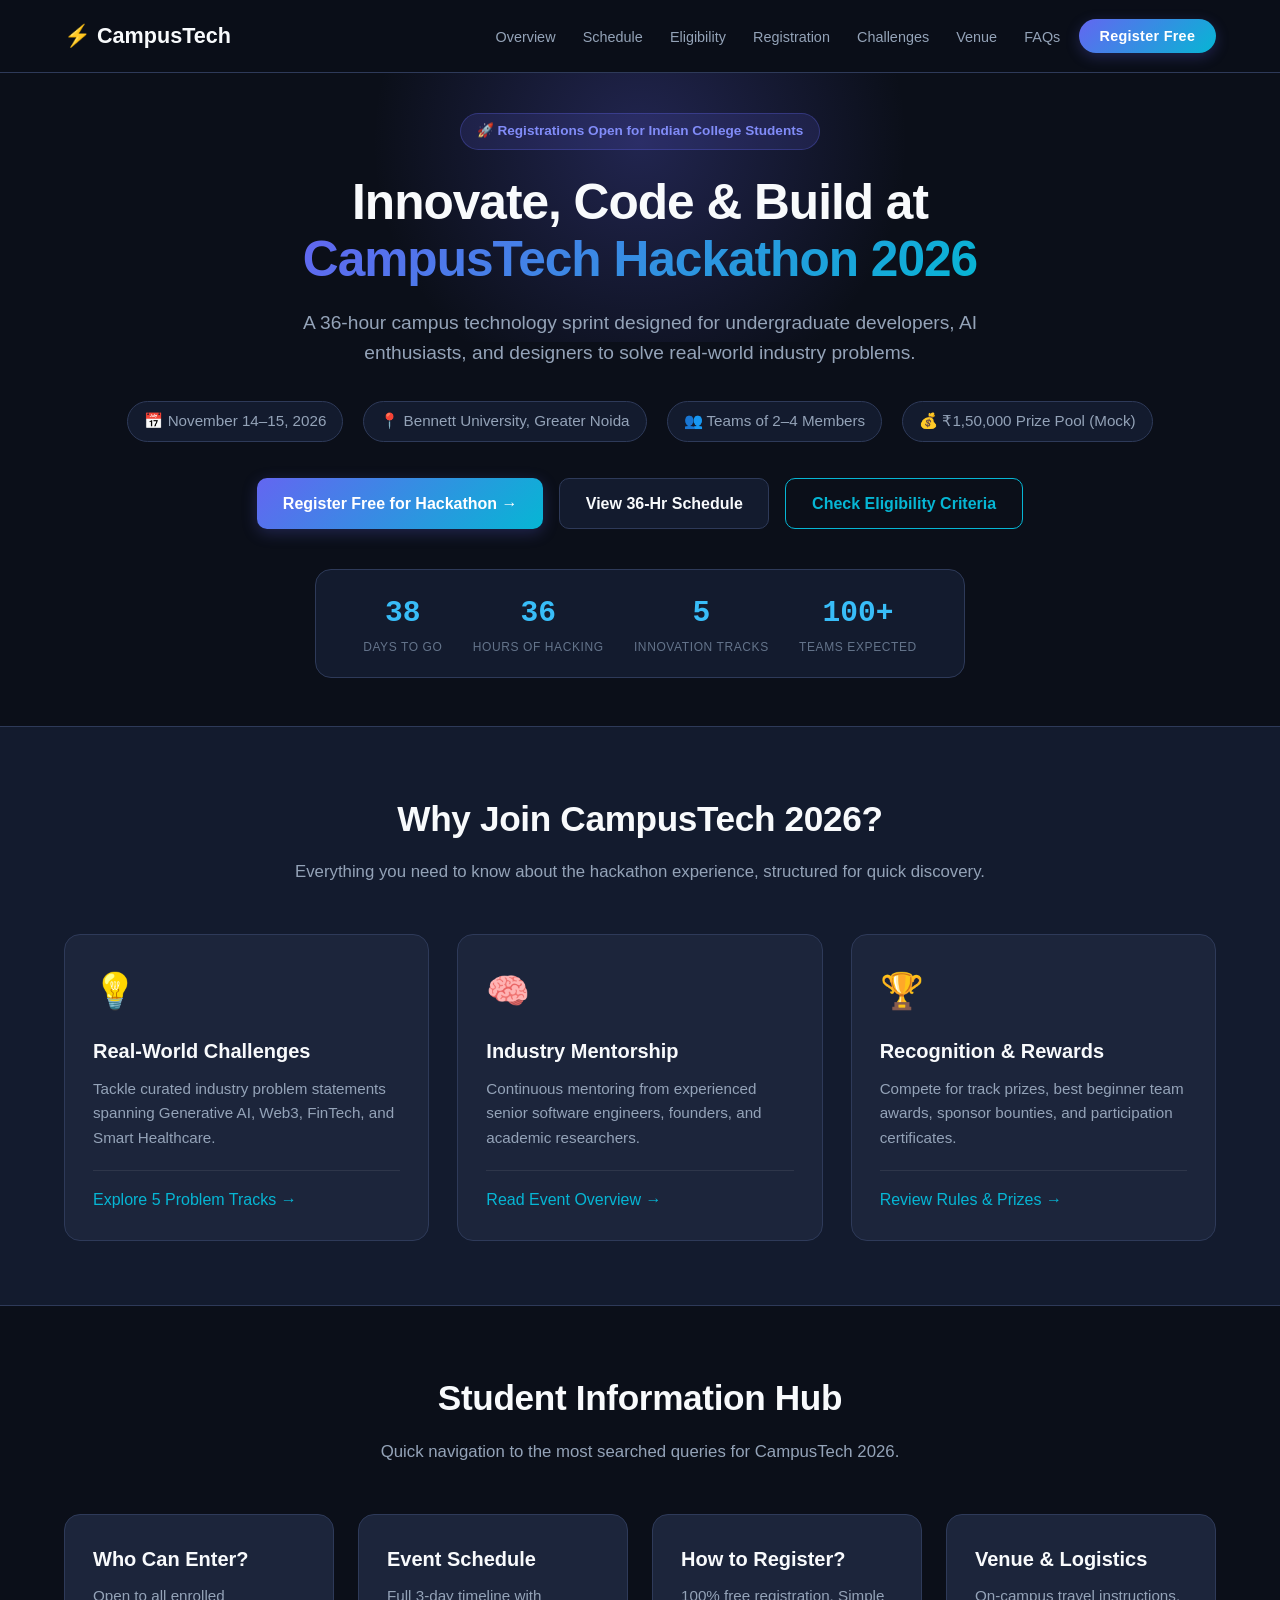
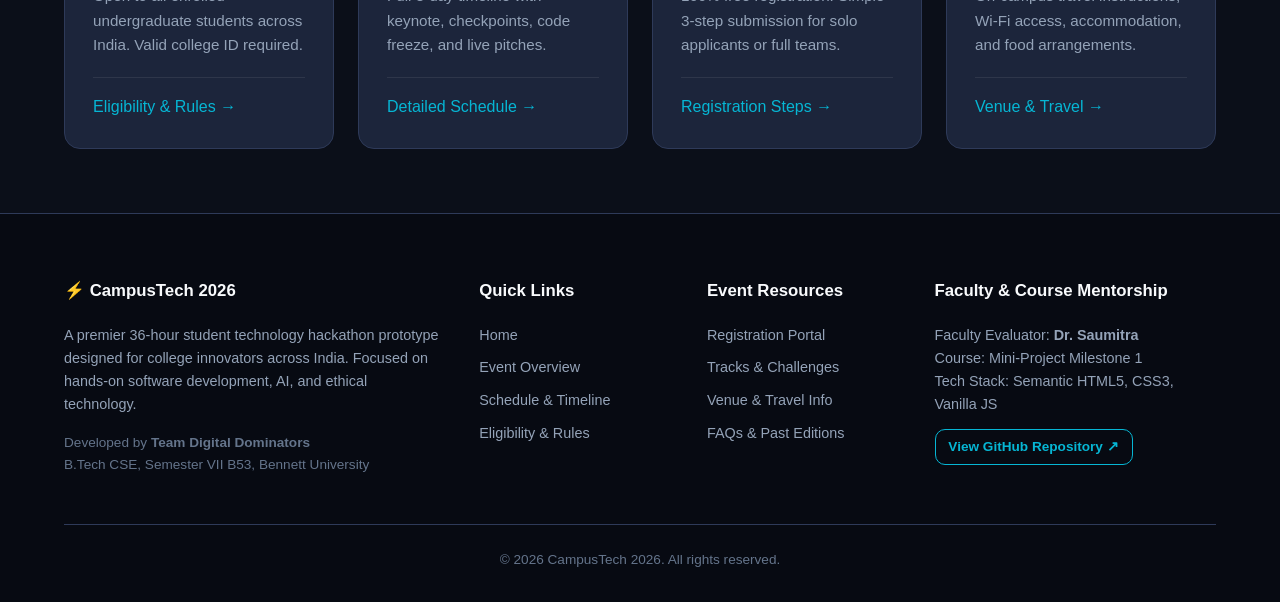
<file: index.html>
<!DOCTYPE html>
<html lang="en">
<head>
  <meta charset="UTF-8">
  <meta name="viewport" content="width=device-width, initial-scale=1.0">
  <title>CampusTech Hackathon 2026 | Eligibility, Schedule & Registration</title>
  <meta name="description" content="CampusTech Hackathon 2026 is India's premier 36-hour student hackathon. Explore eligibility criteria, team guidelines, detailed schedule, problem tracks, and register free.">
  <meta name="keywords" content="CampusTech Hackathon 2026, college hackathon India, student tech competition, hackathon registration 2026, Bennett University hackathon">
  <meta name="author" content="Team Digital Dominators">
  <link rel="canonical" href="https://1pratiksingh11.github.io/Campustech-2026/">

  <!-- Open Graph -->
  <meta property="og:title" content="CampusTech Hackathon 2026 | Eligibility, Schedule & Registration">
  <meta property="og:description" content="Join 500+ student innovators for a 36-hour hackathon. Discover tracks, schedule, venue, and registration guidelines.">
  <meta property="og:url" content="https://1pratiksingh11.github.io/Campustech-2026/">
  <meta property="og:type" content="website">
  <meta property="og:site_name" content="CampusTech 2026">

  <!-- Twitter -->
  <meta name="twitter:card" content="summary_large_image">
  <meta name="twitter:title" content="CampusTech Hackathon 2026">
  <meta name="twitter:description" content="36-Hour National Student Hackathon. Find dates, rules, venue, and registration.">

  <link rel="stylesheet" href="style.css?v=2026.1">

  <!-- JSON-LD Event Schema -->
  <script type="application/ld+json">
  {
    "@context": "https://schema.org",
    "@type": "Hackathon",
    "name": "CampusTech 2026",
    "description": "A 36-hour national student technology hackathon bringing together college developers, designers, and innovators to build cutting-edge solutions.",
    "startDate": "2026-11-14T09:00:00+05:30",
    "endDate": "2026-11-15T21:00:00+05:30",
    "eventAttendanceMode": "https://schema.org/OfflineEventAttendanceMode",
    "eventStatus": "https://schema.org/EventScheduled",
    "location": {
      "@type": "Place",
      "name": "Bennett University Engineering Campus",
      "address": {
        "@type": "PostalAddress",
        "streetAddress": "Plot No 8-11, TechZone II",
        "addressLocality": "Greater Noida",
        "addressRegion": "Uttar Pradesh",
        "postalCode": "201310",
        "addressCountry": "IN"
      }
    },
    "organizer": {
      "@type": "Organization",
      "name": "Team Digital Dominators",
      "url": "https://1pratiksingh11.github.io/Campustech-2026/"
    },
    "offers": {
      "@type": "Offer",
      "price": "0",
      "priceCurrency": "INR",
      "availability": "https://schema.org/InStock",
      "validFrom": "2026-10-01",
      "url": "https://1pratiksingh11.github.io/Campustech-2026/registration.html"
    }
  }
  </script>
</head>
<body>

  <!-- Header -->
  <header class="header">
    <div class="container nav-container">
      <a href="index.html" class="brand">
        <span>⚡ CampusTech</span>
      </a>

      <button class="nav-toggle" aria-label="Toggle navigation menu" aria-expanded="false">
        ☰
      </button>

      <nav>
        <ul class="nav-menu">
          <li><a href="overview.html" class="nav-link">Overview</a></li>
          <li><a href="schedule.html" class="nav-link">Schedule</a></li>
          <li><a href="eligibility.html" class="nav-link">Eligibility</a></li>
          <li><a href="registration.html" class="nav-link">Registration</a></li>
          <li><a href="challenges.html" class="nav-link">Challenges</a></li>
          <li><a href="venue.html" class="nav-link">Venue</a></li>
          <li><a href="faq.html" class="nav-link">FAQs</a></li>
          <li><a href="registration.html" class="btn-nav">Register Free</a></li>
        </ul>
      </nav>
    </div>
  </header>


  <main>
    <section class="hero">
      <div class="container">
        <div class="badge-tag">
          🚀 Registrations Open for Indian College Students
        </div>
        <h1 class="hero-title">
          Innovate, Code & Build at <br>
          <span class="gradient-text">CampusTech Hackathon 2026</span>
        </h1>
        <p class="hero-subtitle">
          A 36-hour campus technology sprint designed for undergraduate developers, AI enthusiasts, and designers to solve real-world industry problems.
        </p>

        <div class="hero-meta">
          <div class="hero-meta-item">📅 November 14–15, 2026</div>
          <div class="hero-meta-item">📍 Bennett University, Greater Noida</div>
          <div class="hero-meta-item">👥 Teams of 2–4 Members</div>
          <div class="hero-meta-item">💰 ₹1,50,000 Prize Pool (Mock)</div>
        </div>

        <div class="hero-actions">
          <a href="registration.html" class="btn btn-primary">Register Free for Hackathon →</a>
          <a href="schedule.html" class="btn btn-secondary">View 36-Hr Schedule</a>
          <a href="eligibility.html" class="btn btn-outline">Check Eligibility Criteria</a>
        </div>

        <div class="countdown-box" aria-label="Event Countdown">
          <div class="countdown-unit">
            <div class="countdown-number">38</div>
            <div class="countdown-label">Days to Go</div>
          </div>
          <div class="countdown-unit">
            <div class="countdown-number">36</div>
            <div class="countdown-label">Hours of Hacking</div>
          </div>
          <div class="countdown-unit">
            <div class="countdown-number">5</div>
            <div class="countdown-label">Innovation Tracks</div>
          </div>
          <div class="countdown-unit">
            <div class="countdown-number">100+</div>
            <div class="countdown-label">Teams Expected</div>
          </div>
        </div>
      </div>
    </section>

    <section class="section section-alt">
      <div class="container">
        <div class="section-header">
          <h2>Why Join CampusTech 2026?</h2>
          <p>Everything you need to know about the hackathon experience, structured for quick discovery.</p>
        </div>

        <div class="grid-3">
          <div class="card">
            <div class="card-icon">💡</div>
            <h3 class="card-title">Real-World Challenges</h3>
            <p class="card-text">Tackle curated industry problem statements spanning Generative AI, Web3, FinTech, and Smart Healthcare.</p>
            <div class="card-footer">
              <a href="challenges.html">Explore 5 Problem Tracks →</a>
            </div>
          </div>

          <div class="card">
            <div class="card-icon">🧠</div>
            <h3 class="card-title">Industry Mentorship</h3>
            <p class="card-text">Continuous mentoring from experienced senior software engineers, founders, and academic researchers.</p>
            <div class="card-footer">
              <a href="overview.html">Read Event Overview →</a>
            </div>
          </div>

          <div class="card">
            <div class="card-icon">🏆</div>
            <h3 class="card-title">Recognition & Rewards</h3>
            <p class="card-text">Compete for track prizes, best beginner team awards, sponsor bounties, and participation certificates.</p>
            <div class="card-footer">
              <a href="eligibility.html">Review Rules & Prizes →</a>
            </div>
          </div>
        </div>
      </div>
    </section>

    <section class="section">
      <div class="container">
        <div class="section-header">
          <h2>Student Information Hub</h2>
          <p>Quick navigation to the most searched queries for CampusTech 2026.</p>
        </div>

        <div class="grid-4">
          <div class="card">
            <h3 class="card-title">Who Can Enter?</h3>
            <p class="card-text">Open to all enrolled undergraduate students across India. Valid college ID required.</p>
            <div class="card-footer">
              <a href="eligibility.html">Eligibility & Rules →</a>
            </div>
          </div>

          <div class="card">
            <h3 class="card-title">Event Schedule</h3>
            <p class="card-text">Full 3-day timeline with keynote, checkpoints, code freeze, and live pitches.</p>
            <div class="card-footer">
              <a href="schedule.html">Detailed Schedule →</a>
            </div>
          </div>

          <div class="card">
            <h3 class="card-title">How to Register?</h3>
            <p class="card-text">100% free registration. Simple 3-step submission for solo applicants or full teams.</p>
            <div class="card-footer">
              <a href="registration.html">Registration Steps →</a>
            </div>
          </div>

          <div class="card">
            <h3 class="card-title">Venue & Logistics</h3>
            <p class="card-text">On-campus travel instructions, Wi-Fi access, accommodation, and food arrangements.</p>
            <div class="card-footer">
              <a href="venue.html">Venue & Travel →</a>
            </div>
          </div>
        </div>
      </div>
    </section>
  </main>

  <!-- Footer -->
  <footer class="footer">
    <div class="container">
      <div class="footer-grid">
        <div class="footer-col">
          <h4>⚡ CampusTech 2026</h4>
          <p style="color: var(--text-secondary); margin-bottom: 1rem;">
            A premier 36-hour student technology hackathon prototype designed for college innovators across India. Focused on hands-on software development, AI, and ethical technology.
          </p>
          <p style="font-size: 0.85rem; color: var(--text-muted);">
            Developed by <strong>Team Digital Dominators</strong><br>
            B.Tech CSE, Semester VII B53, Bennett University
          </p>
        </div>

        <div class="footer-col">
          <h4>Quick Links</h4>
          <ul class="footer-links">
            <li><a href="index.html">Home</a></li>
            <li><a href="overview.html">Event Overview</a></li>
            <li><a href="schedule.html">Schedule & Timeline</a></li>
            <li><a href="eligibility.html">Eligibility & Rules</a></li>
          </ul>
        </div>

        <div class="footer-col">
          <h4>Event Resources</h4>
          <ul class="footer-links">
            <li><a href="registration.html">Registration Portal</a></li>
            <li><a href="challenges.html">Tracks & Challenges</a></li>
            <li><a href="venue.html">Venue & Travel Info</a></li>
            <li><a href="faq.html">FAQs & Past Editions</a></li>
          </ul>
        </div>

        <div class="footer-col">
          <h4>Faculty & Course Mentorship</h4>
          <p style="color: var(--text-secondary); margin-bottom: 0.8rem;">
            Faculty Evaluator: <strong>Dr. Saumitra</strong><br>
            Course: Mini-Project Milestone 1<br>
            Tech Stack: Semantic HTML5, CSS3, Vanilla JS
          </p>
          <p>
            <a href="https://github.com/1PratikSingh11/Campustech-2026" target="_blank" rel="noopener noreferrer" class="btn btn-outline" style="padding: 0.4rem 0.8rem; font-size: 0.85rem;">
              View GitHub Repository ↗
            </a>
          </p>
        </div>
      </div>

      <div class="footer-bottom">
        <p>© 2026 CampusTech 2026. All rights reserved.</p>
      </div>
    </div>
  </footer>

  <script src="main.js?v=2026.1"></script>
</body>
</html>
</file>
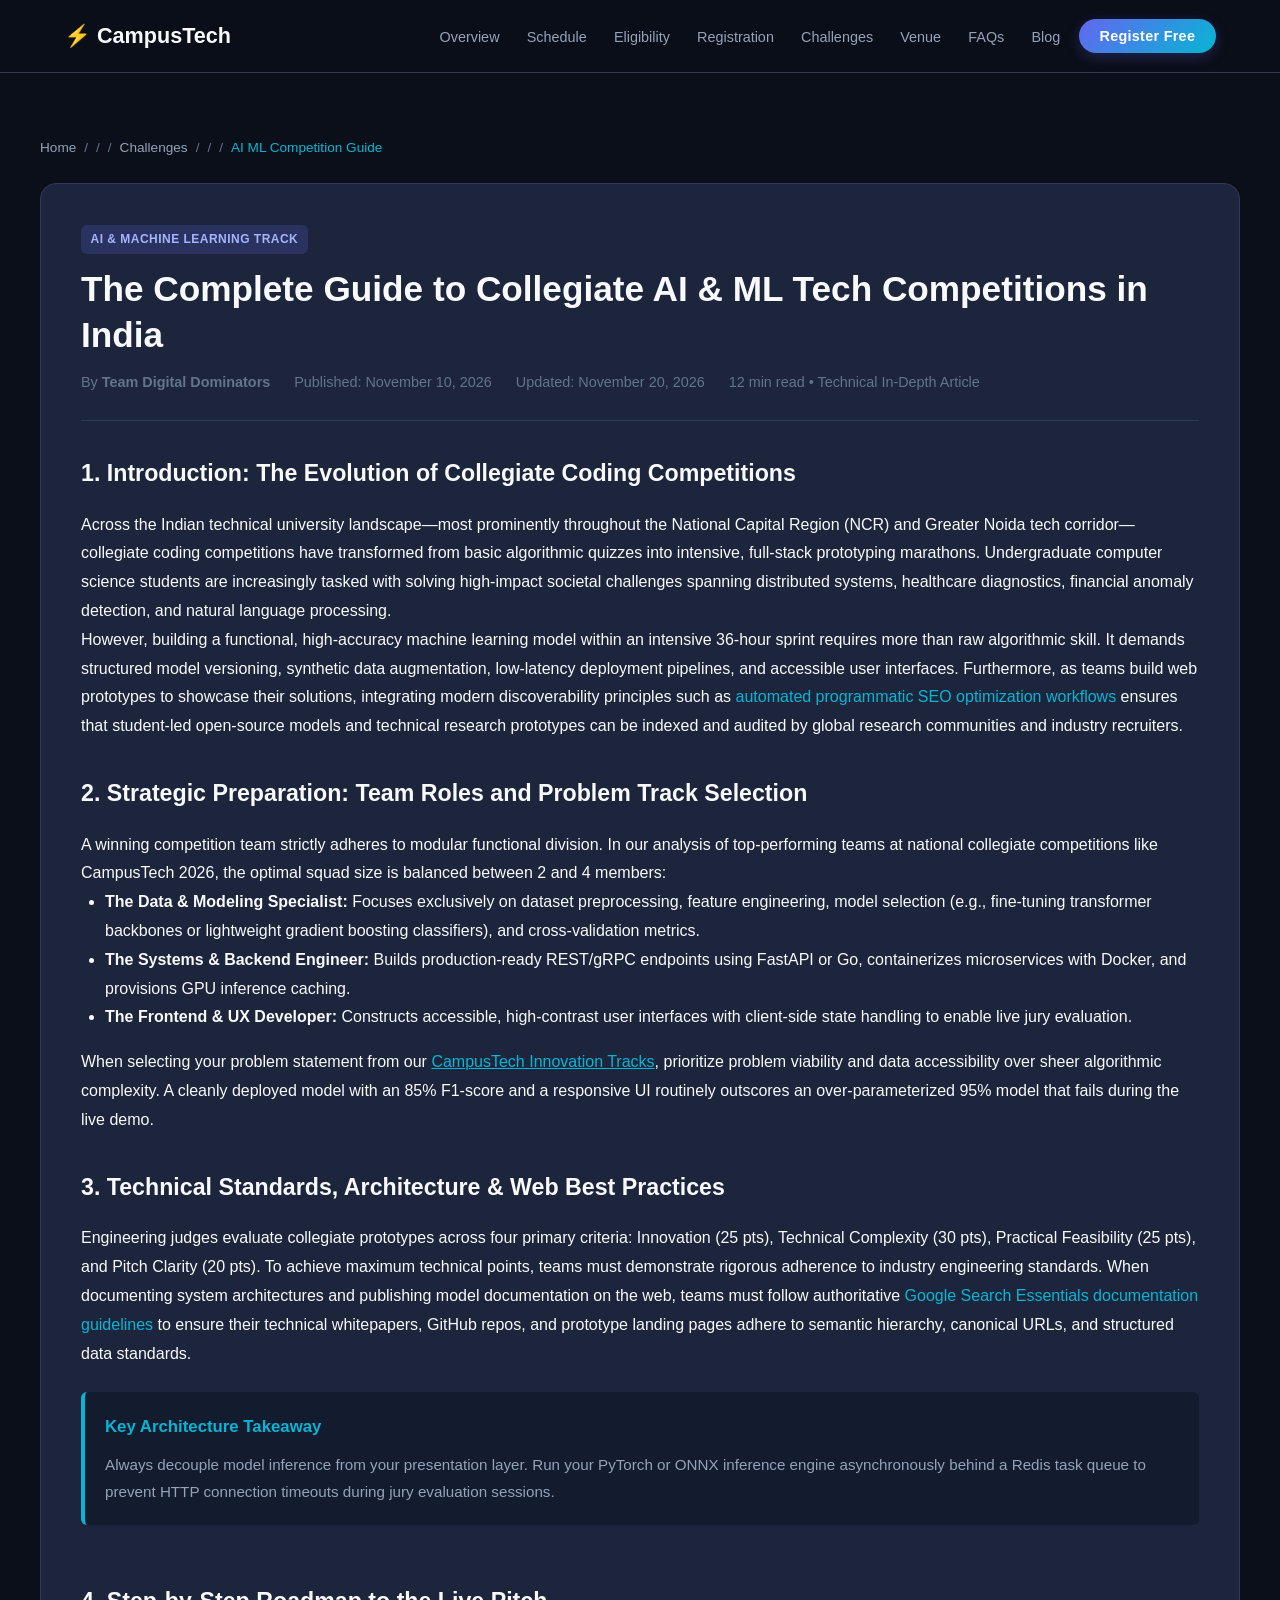
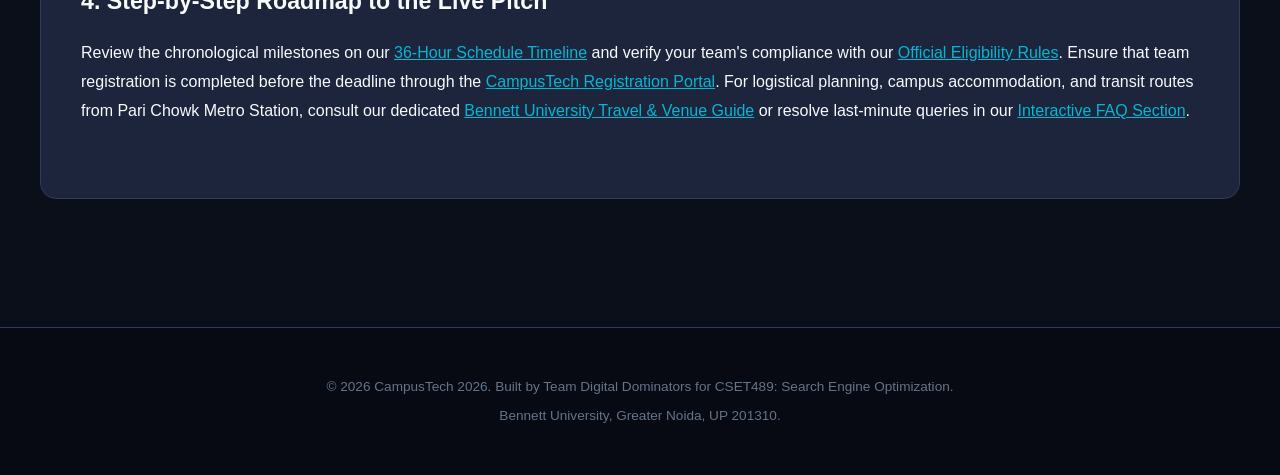
<file: blog-article.html>
<!DOCTYPE html>
<html lang="en">
<head>
  <meta charset="UTF-8">
  <meta name="viewport" content="width=device-width, initial-scale=1.0">
  <title>The Complete Guide to Collegiate AI & ML Tech Competitions in India | CampusTech 2026</title>
  <meta name="description" content="A comprehensive technical guide for student developers preparing for collegiate AI and machine learning coding competitions in India, covering architectures, datasets, and winning strategies.">
  <link rel="canonical" href="https://campus-2026-1akw0ftm5-1pratiksingh11.vercel.app/blog-article.html">
  <link rel="stylesheet" href="style.css?v=2026.2">
  <script type="application/ld+json">
  {
    "@context": "https://schema.org",
    "@type": "Article",
    "headline": "The Complete Guide to Collegiate AI & ML Tech Competitions in India",
    "description": "A comprehensive technical guide for student developers preparing for collegiate AI and machine learning coding competitions in India.",
    "author": {
      "@type": "Person",
      "name": "Pratik Singh"
    },
    "publisher": {
      "@type": "Organization",
      "name": "CampusTech 2026",
      "logo": {
        "@type": "ImageObject",
        "url": "https://campus-2026-1akw0ftm5-1pratiksingh11.vercel.app/assets/logo.png"
      }
    },
    "datePublished": "2026-11-10T10:00:00+05:30",
    "dateModified": "2026-11-20T14:30:00+05:30",
    "mainEntityOfPage": "https://campus-2026-1akw0ftm5-1pratiksingh11.vercel.app/blog-article.html"
  }
  </script>
</head>
<body>
  <header class="header">
    <div class="container nav-container">
      <a href="index.html" class="brand">
        <span>⚡ CampusTech</span>
      </a>
      <button class="nav-toggle" aria-label="Toggle navigation menu" aria-expanded="false">☰</button>
      <nav>
        <ul class="nav-menu">
          <li><a href="overview.html" class="nav-link">Overview</a></li>
          <li><a href="schedule.html" class="nav-link">Schedule</a></li>
          <li><a href="eligibility.html" class="nav-link">Eligibility</a></li>
          <li><a href="registration.html" class="nav-link">Registration</a></li>
          <li><a href="challenges.html" class="nav-link">Challenges</a></li>
          <li><a href="venue.html" class="nav-link">Venue</a></li>
          <li><a href="faq.html" class="nav-link">FAQs</a></li>
          <li><a href="blog-article.html" class="nav-link active">Blog</a></li>
          <li><a href="registration.html" class="btn-nav">Register Free</a></li>
        </ul>
      </nav>
    </div>
  </header>

  <main class="container section">
    <nav aria-label="breadcrumb">
      <ol class="breadcrumbs" style="display:flex; gap:0.5rem; list-style:none; padding:0; margin-bottom:1.5rem; font-size:0.85rem; color:var(--text-muted);">
        <li><a href="index.html" style="color:var(--text-secondary);">Home</a></li>
        <li>/</li>
        <li><a href="challenges.html" style="color:var(--text-secondary);">Challenges</a></li>
        <li>/</li>
        <li style="color:var(--accent-secondary);">AI ML Competition Guide</li>
      </ol>
    </nav>

    <article class="card" style="padding: 2.5rem; line-height: 1.8;">
      <header style="margin-bottom: 2rem; border-bottom: 1px solid var(--border-color); padding-bottom: 1.5rem;">
        <span class="badge badge-ai" style="margin-bottom: 0.75rem;">AI & Machine Learning Track</span>
        <h1 style="font-size: 2.2rem; font-weight: 800; line-height: 1.3; margin-bottom: 0.75rem; color: var(--text-primary);">
          The Complete Guide to Collegiate AI & ML Tech Competitions in India
        </h1>
        <div style="font-size: 0.9rem; color: var(--text-muted); display: flex; gap: 1.5rem; flex-wrap: wrap;">
          <span>By <strong>Team Digital Dominators</strong></span>
          <span>Published: November 10, 2026</span>
          <span>Updated: November 20, 2026</span>
          <span>12 min read • Technical In-Depth Article</span>
        </div>
      </header>

      <section style="margin-bottom: 2rem;">
        <h2 style="font-size: 1.45rem; font-weight: 700; color: var(--text-primary); margin-bottom: 1rem;">1. Introduction: The Evolution of Collegiate Coding Competitions</h2>
        <p>Across the Indian technical university landscape—most prominently throughout the National Capital Region (NCR) and Greater Noida tech corridor—collegiate coding competitions have transformed from basic algorithmic quizzes into intensive, full-stack prototyping marathons. Undergraduate computer science students are increasingly tasked with solving high-impact societal challenges spanning distributed systems, healthcare diagnostics, financial anomaly detection, and natural language processing.</p>
        <p>However, building a functional, high-accuracy machine learning model within an intensive 36-hour sprint requires more than raw algorithmic skill. It demands structured model versioning, synthetic data augmentation, low-latency deployment pipelines, and accessible user interfaces. Furthermore, as teams build web prototypes to showcase their solutions, integrating modern discoverability principles such as <a href="https://seonalabs.com" target="_blank" rel="noopener noreferrer">automated programmatic SEO optimization workflows</a> ensures that student-led open-source models and technical research prototypes can be indexed and audited by global research communities and industry recruiters.</p>
      </section>

      <section style="margin-bottom: 2rem;">
        <h2 style="font-size: 1.45rem; font-weight: 700; color: var(--text-primary); margin-bottom: 1rem;">2. Strategic Preparation: Team Roles and Problem Track Selection</h2>
        <p>A winning competition team strictly adheres to modular functional division. In our analysis of top-performing teams at national collegiate competitions like CampusTech 2026, the optimal squad size is balanced between 2 and 4 members:</p>
        <ul style="margin-left: 1.5rem; margin-bottom: 1rem;">
          <li><strong>The Data & Modeling Specialist:</strong> Focuses exclusively on dataset preprocessing, feature engineering, model selection (e.g., fine-tuning transformer backbones or lightweight gradient boosting classifiers), and cross-validation metrics.</li>
          <li><strong>The Systems & Backend Engineer:</strong> Builds production-ready REST/gRPC endpoints using FastAPI or Go, containerizes microservices with Docker, and provisions GPU inference caching.</li>
          <li><strong>The Frontend & UX Developer:</strong> Constructs accessible, high-contrast user interfaces with client-side state handling to enable live jury evaluation.</li>
        </ul>
        <p>When selecting your problem statement from our <a href="challenges.html" style="color: var(--accent-secondary); text-decoration: underline;">CampusTech Innovation Tracks</a>, prioritize problem viability and data accessibility over sheer algorithmic complexity. A cleanly deployed model with an 85% F1-score and a responsive UI routinely outscores an over-parameterized 95% model that fails during the live demo.</p>
      </section>

      <section style="margin-bottom: 2rem;">
        <h2 style="font-size: 1.45rem; font-weight: 700; color: var(--text-primary); margin-bottom: 1rem;">3. Technical Standards, Architecture & Web Best Practices</h2>
        <p>Engineering judges evaluate collegiate prototypes across four primary criteria: Innovation (25 pts), Technical Complexity (30 pts), Practical Feasibility (25 pts), and Pitch Clarity (20 pts). To achieve maximum technical points, teams must demonstrate rigorous adherence to industry engineering standards. When documenting system architectures and publishing model documentation on the web, teams must follow authoritative <a href="https://developers.google.com/search/docs/fundamentals/seo-starter-guide" target="_blank" rel="noopener noreferrer">Google Search Essentials documentation guidelines</a> to ensure their technical whitepapers, GitHub repos, and prototype landing pages adhere to semantic hierarchy, canonical URLs, and structured data standards.</p>
        <div class="callout" style="background: var(--bg-secondary); border-left: 4px solid var(--accent-secondary); padding: 1.25rem; border-radius: var(--radius-sm); margin: 1.5rem 0;">
          <h4 style="margin-bottom: 0.5rem; color: var(--accent-secondary);">Key Architecture Takeaway</h4>
          <p style="margin: 0; font-size: 0.95rem;">Always decouple model inference from your presentation layer. Run your PyTorch or ONNX inference engine asynchronously behind a Redis task queue to prevent HTTP connection timeouts during jury evaluation sessions.</p>
        </div>
      </section>

      <section style="margin-bottom: 2rem;">
        <h2 style="font-size: 1.45rem; font-weight: 700; color: var(--text-primary); margin-bottom: 1rem;">4. Step-by-Step Roadmap to the Live Pitch</h2>
        <p>Review the chronological milestones on our <a href="schedule.html" style="color: var(--accent-secondary); text-decoration: underline;">36-Hour Schedule Timeline</a> and verify your team's compliance with our <a href="eligibility.html" style="color: var(--accent-secondary); text-decoration: underline;">Official Eligibility Rules</a>. Ensure that team registration is completed before the deadline through the <a href="registration.html" style="color: var(--accent-secondary); text-decoration: underline;">CampusTech Registration Portal</a>. For logistical planning, campus accommodation, and transit routes from Pari Chowk Metro Station, consult our dedicated <a href="venue.html" style="color: var(--accent-secondary); text-decoration: underline;">Bennett University Travel & Venue Guide</a> or resolve last-minute queries in our <a href="faq.html" style="color: var(--accent-secondary); text-decoration: underline;">Interactive FAQ Section</a>.</p>
      </section>
    </article>
  </main>

  <footer class="footer" style="margin-top: 4rem; background: #070a12; border-top: 1px solid var(--border-color); padding: 3rem 0; text-align: center; font-size: 0.85rem; color: var(--text-muted);">
    <div class="container">
      <p style="margin-bottom: 0.5rem;">© 2026 CampusTech 2026. Built by Team Digital Dominators for CSET489: Search Engine Optimization.</p>
      <p>Bennett University, Greater Noida, UP 201310.</p>
    </div>
  </footer>
</body>
</html>
</file>
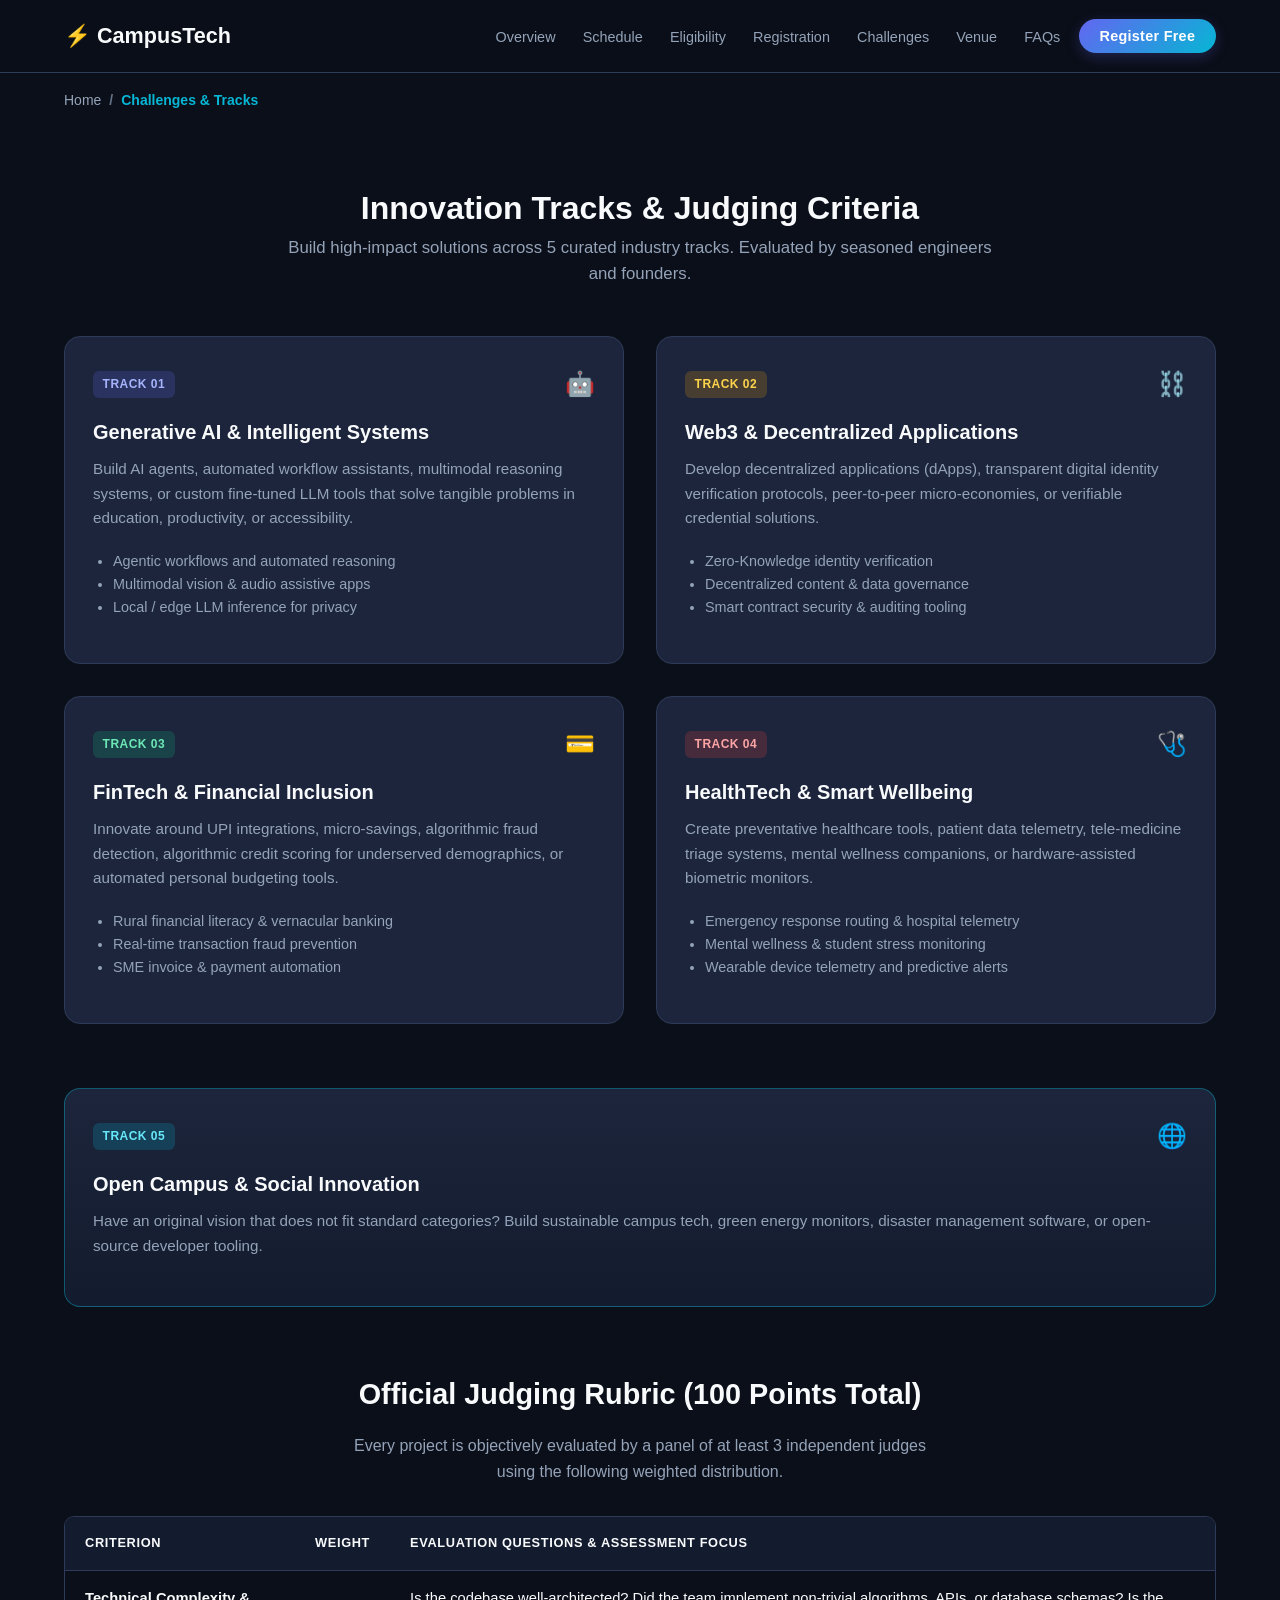
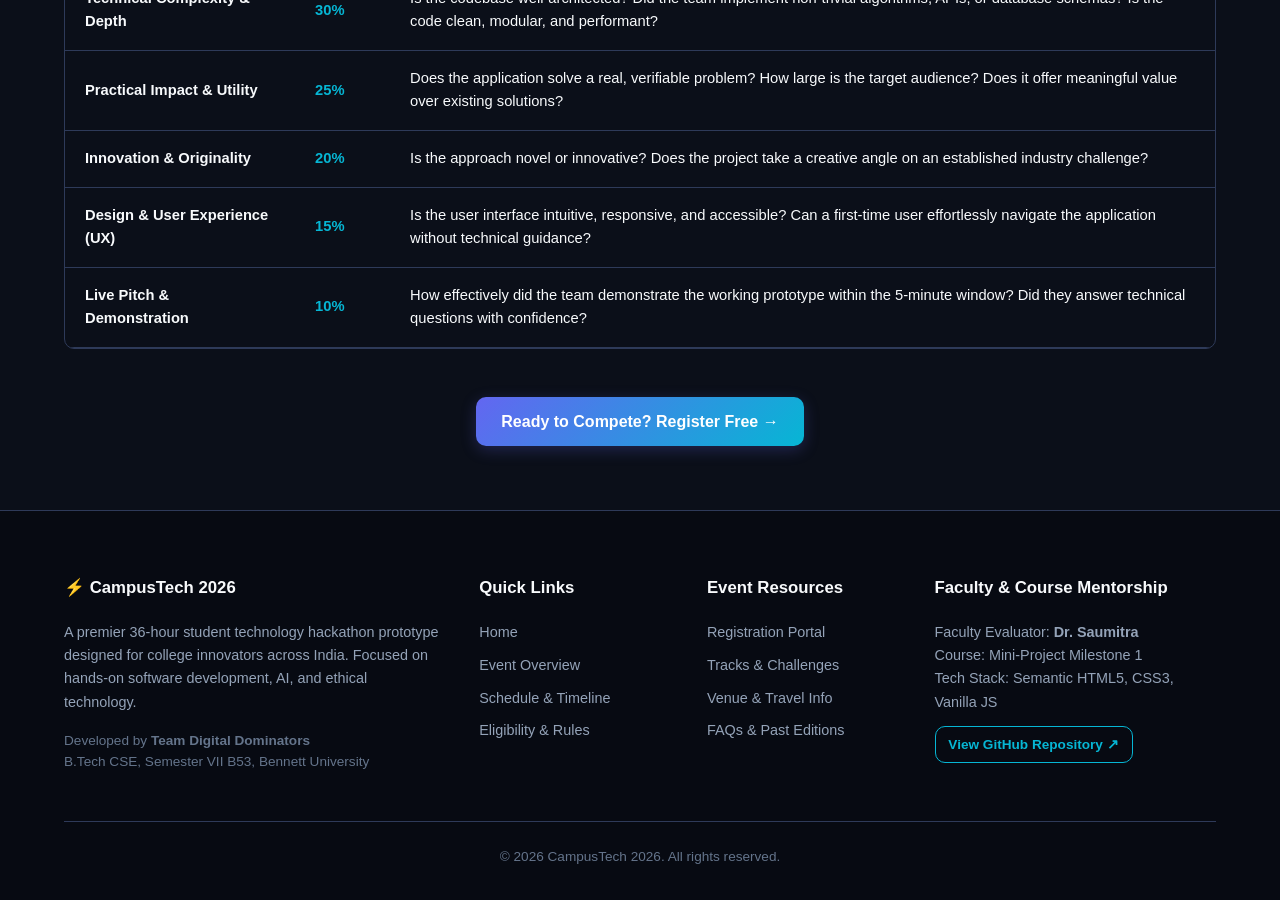
<file: challenges.html>
<!DOCTYPE html>
<html lang="en">
<head>
  <meta charset="UTF-8">
  <meta name="viewport" content="width=device-width, initial-scale=1.0">
  <title>Problem Tracks & Judging Rubric | CampusTech Hackathon 2026</title>
  <meta name="description" content="Explore the 5 problem tracks for CampusTech Hackathon 2026: AI & ML, Web3, FinTech, HealthTech, and Open Innovation, along with our transparent judging rubric.">
  <meta name="keywords" content="CampusTech challenges, hackathon problem statements, AI track, web3 hackathon, judging rubric 2026">
  <meta name="author" content="Team Digital Dominators">
  <link rel="canonical" href="https://1pratiksingh11.github.io/Campustech-2026/challenges.html">
  <link rel="stylesheet" href="style.css?v=2026.1">
</head>
<body>

  <!-- Header -->
  <header class="header">
    <div class="container nav-container">
      <a href="index.html" class="brand">
        <span>⚡ CampusTech</span>
      </a>

      <button class="nav-toggle" aria-label="Toggle navigation menu" aria-expanded="false">
        ☰
      </button>

      <nav>
        <ul class="nav-menu">
          <li><a href="overview.html" class="nav-link">Overview</a></li>
          <li><a href="schedule.html" class="nav-link">Schedule</a></li>
          <li><a href="eligibility.html" class="nav-link">Eligibility</a></li>
          <li><a href="registration.html" class="nav-link">Registration</a></li>
          <li><a href="challenges.html" class="nav-link active">Challenges</a></li>
          <li><a href="venue.html" class="nav-link">Venue</a></li>
          <li><a href="faq.html" class="nav-link">FAQs</a></li>
          <li><a href="registration.html" class="btn-nav">Register Free</a></li>
        </ul>
      </nav>
    </div>
  </header>

  <nav aria-label="Breadcrumb" class="breadcrumb-nav">
    <div class="container">
      <ol class="breadcrumbs">
        <li><a href="index.html">Home</a></li>
        <li aria-current="page">Challenges & Tracks</li>
      </ol>
    </div>
  </nav>

  <script type="application/ld+json">
  {
    "@context": "https://schema.org",
    "@type": "BreadcrumbList",
    "itemListElement": [
        {
          "@type": "ListItem",
          "position": 1,
          "name": "Home",
          "item": "https://1pratiksingh11.github.io/Campustech-2026/index.html"
        },
        {
          "@type": "ListItem",
          "position": 2,
          "name": "Challenges & Tracks",
          "item": "https://1pratiksingh11.github.io/Campustech-2026/challenges.html"
        }
    ]
  }
  </script>


  <main class="section">
    <div class="container">
      <div class="section-header">
        <h1>Innovation Tracks & Judging Criteria</h1>
        <p>Build high-impact solutions across 5 curated industry tracks. Evaluated by seasoned engineers and founders.</p>
      </div>

      <div class="grid-2" style="margin-bottom: 4rem;">
        <div class="card">
          <div style="display: flex; justify-content: space-between; align-items: center; margin-bottom: 0.75rem;">
            <span class="badge badge-ai">Track 01</span>
            <span style="font-size: 1.5rem;">🤖</span>
          </div>
          <h2 class="card-title">Generative AI & Intelligent Systems</h2>
          <p class="card-text">
            Build AI agents, automated workflow assistants, multimodal reasoning systems, or custom fine-tuned LLM tools that solve tangible problems in education, productivity, or accessibility.
          </p>
          <ul style="color: var(--text-secondary); font-size: 0.9rem; margin-left: 1.25rem; margin-bottom: 1rem;">
            <li>Agentic workflows and automated reasoning</li>
            <li>Multimodal vision & audio assistive apps</li>
            <li>Local / edge LLM inference for privacy</li>
          </ul>
        </div>

        <div class="card">
          <div style="display: flex; justify-content: space-between; align-items: center; margin-bottom: 0.75rem;">
            <span class="badge badge-web3">Track 02</span>
            <span style="font-size: 1.5rem;">⛓️</span>
          </div>
          <h2 class="card-title">Web3 & Decentralized Applications</h2>
          <p class="card-text">
            Develop decentralized applications (dApps), transparent digital identity verification protocols, peer-to-peer micro-economies, or verifiable credential solutions.
          </p>
          <ul style="color: var(--text-secondary); font-size: 0.9rem; margin-left: 1.25rem; margin-bottom: 1rem;">
            <li>Zero-Knowledge identity verification</li>
            <li>Decentralized content & data governance</li>
            <li>Smart contract security & auditing tooling</li>
          </ul>
        </div>

        <div class="card">
          <div style="display: flex; justify-content: space-between; align-items: center; margin-bottom: 0.75rem;">
            <span class="badge badge-fintech">Track 03</span>
            <span style="font-size: 1.5rem;">💳</span>
          </div>
          <h2 class="card-title">FinTech & Financial Inclusion</h2>
          <p class="card-text">
            Innovate around UPI integrations, micro-savings, algorithmic fraud detection, algorithmic credit scoring for underserved demographics, or automated personal budgeting tools.
          </p>
          <ul style="color: var(--text-secondary); font-size: 0.9rem; margin-left: 1.25rem; margin-bottom: 1rem;">
            <li>Rural financial literacy & vernacular banking</li>
            <li>Real-time transaction fraud prevention</li>
            <li>SME invoice & payment automation</li>
          </ul>
        </div>

        <div class="card">
          <div style="display: flex; justify-content: space-between; align-items: center; margin-bottom: 0.75rem;">
            <span class="badge badge-health">Track 04</span>
            <span style="font-size: 1.5rem;">🩺</span>
          </div>
          <h2 class="card-title">HealthTech & Smart Wellbeing</h2>
          <p class="card-text">
            Create preventative healthcare tools, patient data telemetry, tele-medicine triage systems, mental wellness companions, or hardware-assisted biometric monitors.
          </p>
          <ul style="color: var(--text-secondary); font-size: 0.9rem; margin-left: 1.25rem; margin-bottom: 1rem;">
            <li>Emergency response routing & hospital telemetry</li>
            <li>Mental wellness & student stress monitoring</li>
            <li>Wearable device telemetry and predictive alerts</li>
          </ul>
        </div>
      </div>

      <div class="card" style="margin-bottom: 4rem; border-color: rgba(6, 182, 212, 0.4); background: linear-gradient(180deg, var(--bg-card), var(--bg-secondary));">
        <div style="display: flex; justify-content: space-between; align-items: center; margin-bottom: 0.75rem;">
          <span class="badge badge-open">Track 05</span>
          <span style="font-size: 1.5rem;">🌐</span>
        </div>
        <h2 class="card-title">Open Campus & Social Innovation</h2>
        <p class="card-text">
          Have an original vision that does not fit standard categories? Build sustainable campus tech, green energy monitors, disaster management software, or open-source developer tooling.
        </p>
      </div>

      <div>
        <h2 style="font-size: 1.8rem; margin-bottom: 1rem; text-align: center;">Official Judging Rubric (100 Points Total)</h2>
        <p style="text-align: center; color: var(--text-secondary); margin-bottom: 2rem; max-width: 600px; margin-left: auto; margin-right: auto;">
          Every project is objectively evaluated by a panel of at least 3 independent judges using the following weighted distribution.
        </p>

        <div class="table-responsive">
          <table class="data-table">
            <thead>
              <tr>
                <th>Criterion</th>
                <th>Weight</th>
                <th>Evaluation Questions & Assessment Focus</th>
              </tr>
            </thead>
            <tbody>
              <tr>
                <td><strong>Technical Complexity & Depth</strong></td>
                <td><strong style="color: var(--accent-secondary);">30%</strong></td>
                <td>Is the codebase well-architected? Did the team implement non-trivial algorithms, APIs, or database schemas? Is the code clean, modular, and performant?</td>
              </tr>
              <tr>
                <td><strong>Practical Impact & Utility</strong></td>
                <td><strong style="color: var(--accent-secondary);">25%</strong></td>
                <td>Does the application solve a real, verifiable problem? How large is the target audience? Does it offer meaningful value over existing solutions?</td>
              </tr>
              <tr>
                <td><strong>Innovation & Originality</strong></td>
                <td><strong style="color: var(--accent-secondary);">20%</strong></td>
                <td>Is the approach novel or innovative? Does the project take a creative angle on an established industry challenge?</td>
              </tr>
              <tr>
                <td><strong>Design & User Experience (UX)</strong></td>
                <td><strong style="color: var(--accent-secondary);">15%</strong></td>
                <td>Is the user interface intuitive, responsive, and accessible? Can a first-time user effortlessly navigate the application without technical guidance?</td>
              </tr>
              <tr>
                <td><strong>Live Pitch & Demonstration</strong></td>
                <td><strong style="color: var(--accent-secondary);">10%</strong></td>
                <td>How effectively did the team demonstrate the working prototype within the 5-minute window? Did they answer technical questions with confidence?</td>
              </tr>
            </tbody>
          </table>
        </div>
      </div>

      <div style="text-align: center; margin-top: 3rem;">
        <a href="registration.html" class="btn btn-primary">Ready to Compete? Register Free →</a>
      </div>
    </div>
  </main>

  <!-- Footer -->
  <footer class="footer">
    <div class="container">
      <div class="footer-grid">
        <div class="footer-col">
          <h4>⚡ CampusTech 2026</h4>
          <p style="color: var(--text-secondary); margin-bottom: 1rem;">
            A premier 36-hour student technology hackathon prototype designed for college innovators across India. Focused on hands-on software development, AI, and ethical technology.
          </p>
          <p style="font-size: 0.85rem; color: var(--text-muted);">
            Developed by <strong>Team Digital Dominators</strong><br>
            B.Tech CSE, Semester VII B53, Bennett University
          </p>
        </div>

        <div class="footer-col">
          <h4>Quick Links</h4>
          <ul class="footer-links">
            <li><a href="index.html">Home</a></li>
            <li><a href="overview.html">Event Overview</a></li>
            <li><a href="schedule.html">Schedule & Timeline</a></li>
            <li><a href="eligibility.html">Eligibility & Rules</a></li>
          </ul>
        </div>

        <div class="footer-col">
          <h4>Event Resources</h4>
          <ul class="footer-links">
            <li><a href="registration.html">Registration Portal</a></li>
            <li><a href="challenges.html">Tracks & Challenges</a></li>
            <li><a href="venue.html">Venue & Travel Info</a></li>
            <li><a href="faq.html">FAQs & Past Editions</a></li>
          </ul>
        </div>

        <div class="footer-col">
          <h4>Faculty & Course Mentorship</h4>
          <p style="color: var(--text-secondary); margin-bottom: 0.8rem;">
            Faculty Evaluator: <strong>Dr. Saumitra</strong><br>
            Course: Mini-Project Milestone 1<br>
            Tech Stack: Semantic HTML5, CSS3, Vanilla JS
          </p>
          <p>
            <a href="https://github.com/1PratikSingh11/Campustech-2026" target="_blank" rel="noopener noreferrer" class="btn btn-outline" style="padding: 0.4rem 0.8rem; font-size: 0.85rem;">
              View GitHub Repository ↗
            </a>
          </p>
        </div>
      </div>

      <div class="footer-bottom">
        <p>© 2026 CampusTech 2026. All rights reserved.</p>
      </div>
    </div>
  </footer>

  <script src="main.js?v=2026.1"></script>
</body>
</html>
</file>
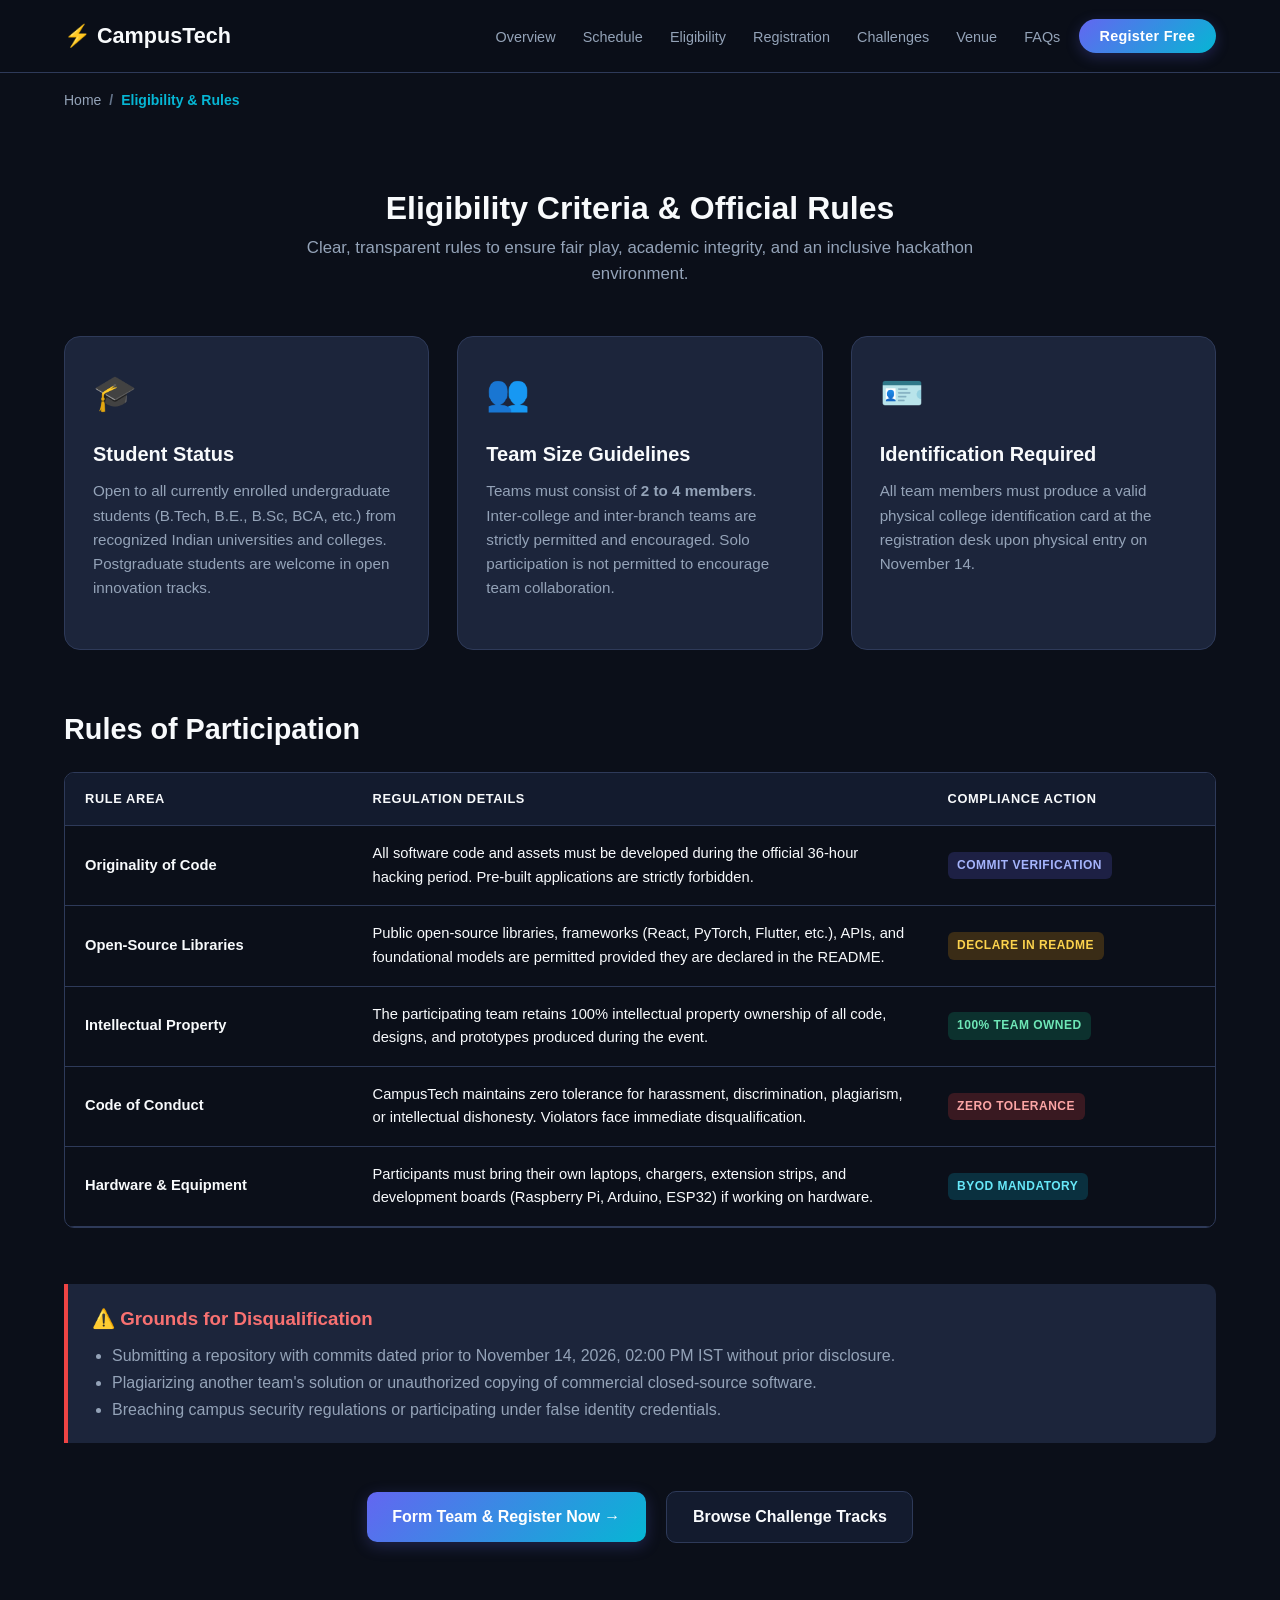
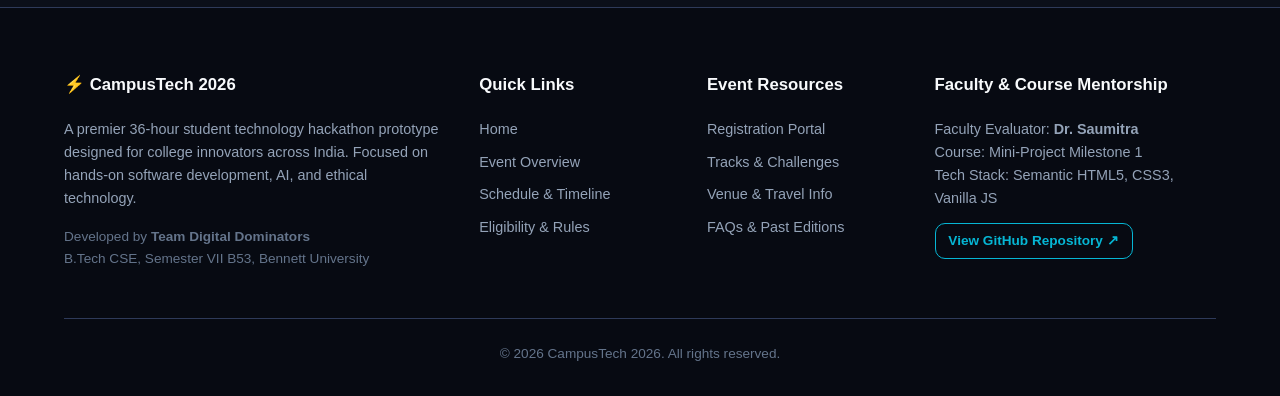
<file: eligibility.html>
<!DOCTYPE html>
<html lang="en">
<head>
  <meta charset="UTF-8">
  <meta name="viewport" content="width=device-width, initial-scale=1.0">
  <title>Eligibility Criteria & Rules | CampusTech Hackathon 2026</title>
  <meta name="description" content="Check eligibility requirements, team size rules, allowed technologies, code of conduct, and submission guidelines for CampusTech Hackathon 2026.">
  <meta name="keywords" content="CampusTech eligibility, hackathon rules 2026, team size rules, student hackathon criteria India">
  <meta name="author" content="Team Digital Dominators">
  <link rel="canonical" href="https://1pratiksingh11.github.io/Campustech-2026/eligibility.html">
  <link rel="stylesheet" href="style.css?v=2026.1">
</head>
<body>

  <!-- Header -->
  <header class="header">
    <div class="container nav-container">
      <a href="index.html" class="brand">
        <span>⚡ CampusTech</span>
      </a>

      <button class="nav-toggle" aria-label="Toggle navigation menu" aria-expanded="false">
        ☰
      </button>

      <nav>
        <ul class="nav-menu">
          <li><a href="overview.html" class="nav-link">Overview</a></li>
          <li><a href="schedule.html" class="nav-link">Schedule</a></li>
          <li><a href="eligibility.html" class="nav-link active">Eligibility</a></li>
          <li><a href="registration.html" class="nav-link">Registration</a></li>
          <li><a href="challenges.html" class="nav-link">Challenges</a></li>
          <li><a href="venue.html" class="nav-link">Venue</a></li>
          <li><a href="faq.html" class="nav-link">FAQs</a></li>
          <li><a href="registration.html" class="btn-nav">Register Free</a></li>
        </ul>
      </nav>
    </div>
  </header>

  <nav aria-label="Breadcrumb" class="breadcrumb-nav">
    <div class="container">
      <ol class="breadcrumbs">
        <li><a href="index.html">Home</a></li>
        <li aria-current="page">Eligibility & Rules</li>
      </ol>
    </div>
  </nav>

  <script type="application/ld+json">
  {
    "@context": "https://schema.org",
    "@type": "BreadcrumbList",
    "itemListElement": [
        {
          "@type": "ListItem",
          "position": 1,
          "name": "Home",
          "item": "https://1pratiksingh11.github.io/Campustech-2026/index.html"
        },
        {
          "@type": "ListItem",
          "position": 2,
          "name": "Eligibility & Rules",
          "item": "https://1pratiksingh11.github.io/Campustech-2026/eligibility.html"
        }
    ]
  }
  </script>


  <main class="section">
    <div class="container">
      <div class="section-header">
        <h1>Eligibility Criteria & Official Rules</h1>
        <p>Clear, transparent rules to ensure fair play, academic integrity, and an inclusive hackathon environment.</p>
      </div>

      <div class="grid-3" style="margin-bottom: 3.5rem;">
        <div class="card">
          <div class="card-icon">🎓</div>
          <h2 class="card-title">Student Status</h2>
          <p class="card-text">Open to all currently enrolled undergraduate students (B.Tech, B.E., B.Sc, BCA, etc.) from recognized Indian universities and colleges. Postgraduate students are welcome in open innovation tracks.</p>
        </div>

        <div class="card">
          <div class="card-icon">👥</div>
          <h2 class="card-title">Team Size Guidelines</h2>
          <p class="card-text">Teams must consist of <strong>2 to 4 members</strong>. Inter-college and inter-branch teams are strictly permitted and encouraged. Solo participation is not permitted to encourage team collaboration.</p>
        </div>

        <div class="card">
          <div class="card-icon">🪪</div>
          <h2 class="card-title">Identification Required</h2>
          <p class="card-text">All team members must produce a valid physical college identification card at the registration desk upon physical entry on November 14.</p>
        </div>
      </div>

      <div style="margin-bottom: 3.5rem;">
        <h2 style="font-size: 1.8rem; margin-bottom: 1.25rem;">Rules of Participation</h2>
        
        <div class="table-responsive">
          <table class="data-table">
            <thead>
              <tr>
                <th style="width: 25%;">Rule Area</th>
                <th style="width: 50%;">Regulation Details</th>
                <th style="width: 25%;">Compliance Action</th>
              </tr>
            </thead>
            <tbody>
              <tr>
                <td><strong>Originality of Code</strong></td>
                <td>All software code and assets must be developed during the official 36-hour hacking period. Pre-built applications are strictly forbidden.</td>
                <td><span class="badge badge-ai">Commit Verification</span></td>
              </tr>
              <tr>
                <td><strong>Open-Source Libraries</strong></td>
                <td>Public open-source libraries, frameworks (React, PyTorch, Flutter, etc.), APIs, and foundational models are permitted provided they are declared in the README.</td>
                <td><span class="badge badge-web3">Declare in README</span></td>
              </tr>
              <tr>
                <td><strong>Intellectual Property</strong></td>
                <td>The participating team retains 100% intellectual property ownership of all code, designs, and prototypes produced during the event.</td>
                <td><span class="badge badge-fintech">100% Team Owned</span></td>
              </tr>
              <tr>
                <td><strong>Code of Conduct</strong></td>
                <td>CampusTech maintains zero tolerance for harassment, discrimination, plagiarism, or intellectual dishonesty. Violators face immediate disqualification.</td>
                <td><span class="badge badge-health">Zero Tolerance</span></td>
              </tr>
              <tr>
                <td><strong>Hardware & Equipment</strong></td>
                <td>Participants must bring their own laptops, chargers, extension strips, and development boards (Raspberry Pi, Arduino, ESP32) if working on hardware.</td>
                <td><span class="badge badge-open">BYOD Mandatory</span></td>
              </tr>
            </tbody>
          </table>
        </div>
      </div>

      <div class="callout" style="border-left-color: var(--danger-color); margin-bottom: 3rem;">
        <h3 style="color: #f87171; margin-bottom: 0.5rem;">⚠️ Grounds for Disqualification</h3>
        <ul style="color: var(--text-secondary); margin-left: 1.25rem; line-height: 1.7;">
          <li>Submitting a repository with commits dated prior to November 14, 2026, 02:00 PM IST without prior disclosure.</li>
          <li>Plagiarizing another team's solution or unauthorized copying of commercial closed-source software.</li>
          <li>Breaching campus security regulations or participating under false identity credentials.</li>
        </ul>
      </div>

      <div style="text-align: center;">
        <a href="registration.html" class="btn btn-primary">Form Team & Register Now →</a>
        <a href="challenges.html" class="btn btn-secondary" style="margin-left: 1rem;">Browse Challenge Tracks</a>
      </div>
    </div>
  </main>

  <!-- Footer -->
  <footer class="footer">
    <div class="container">
      <div class="footer-grid">
        <div class="footer-col">
          <h4>⚡ CampusTech 2026</h4>
          <p style="color: var(--text-secondary); margin-bottom: 1rem;">
            A premier 36-hour student technology hackathon prototype designed for college innovators across India. Focused on hands-on software development, AI, and ethical technology.
          </p>
          <p style="font-size: 0.85rem; color: var(--text-muted);">
            Developed by <strong>Team Digital Dominators</strong><br>
            B.Tech CSE, Semester VII B53, Bennett University
          </p>
        </div>

        <div class="footer-col">
          <h4>Quick Links</h4>
          <ul class="footer-links">
            <li><a href="index.html">Home</a></li>
            <li><a href="overview.html">Event Overview</a></li>
            <li><a href="schedule.html">Schedule & Timeline</a></li>
            <li><a href="eligibility.html">Eligibility & Rules</a></li>
          </ul>
        </div>

        <div class="footer-col">
          <h4>Event Resources</h4>
          <ul class="footer-links">
            <li><a href="registration.html">Registration Portal</a></li>
            <li><a href="challenges.html">Tracks & Challenges</a></li>
            <li><a href="venue.html">Venue & Travel Info</a></li>
            <li><a href="faq.html">FAQs & Past Editions</a></li>
          </ul>
        </div>

        <div class="footer-col">
          <h4>Faculty & Course Mentorship</h4>
          <p style="color: var(--text-secondary); margin-bottom: 0.8rem;">
            Faculty Evaluator: <strong>Dr. Saumitra</strong><br>
            Course: Mini-Project Milestone 1<br>
            Tech Stack: Semantic HTML5, CSS3, Vanilla JS
          </p>
          <p>
            <a href="https://github.com/1PratikSingh11/Campustech-2026" target="_blank" rel="noopener noreferrer" class="btn btn-outline" style="padding: 0.4rem 0.8rem; font-size: 0.85rem;">
              View GitHub Repository ↗
            </a>
          </p>
        </div>
      </div>

      <div class="footer-bottom">
        <p>© 2026 CampusTech 2026. All rights reserved.</p>
      </div>
    </div>
  </footer>

  <script src="main.js?v=2026.1"></script>
</body>
</html>
</file>
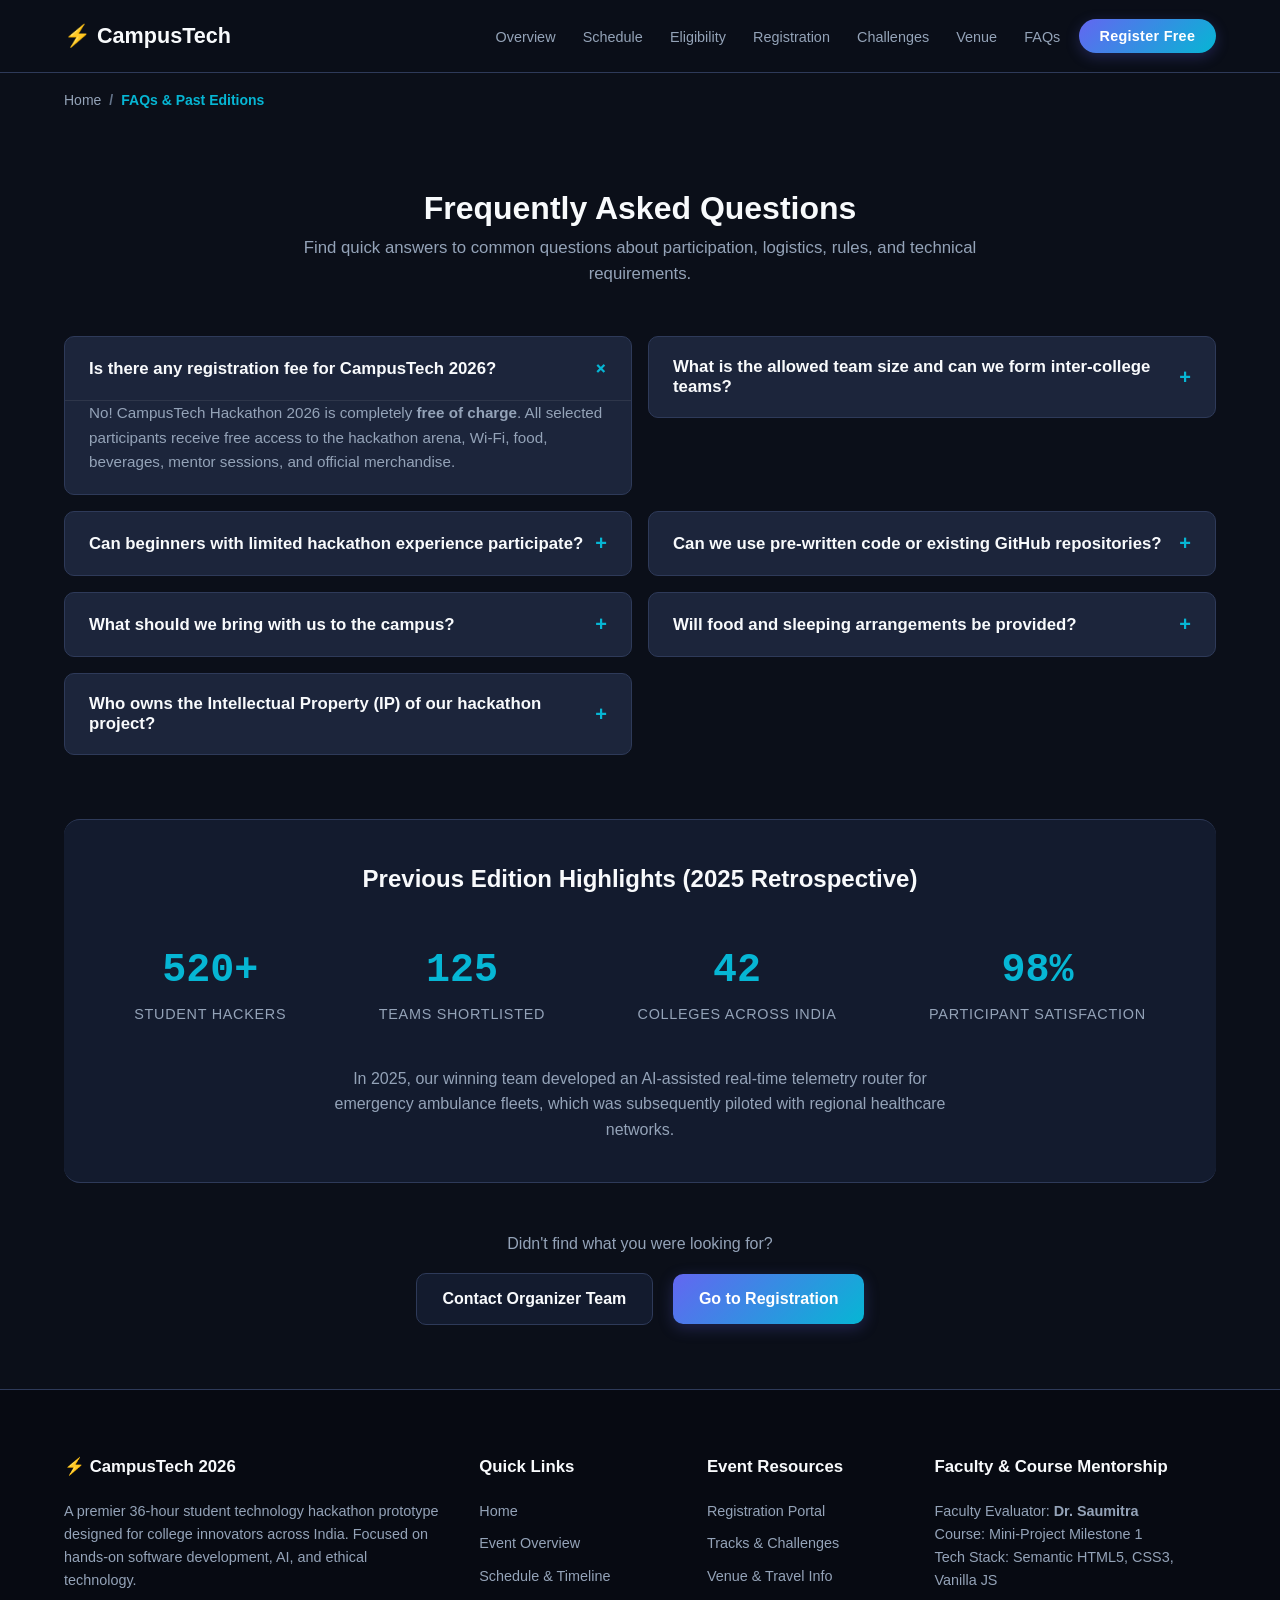
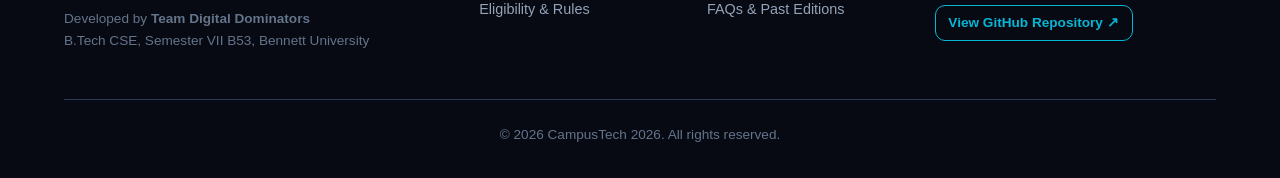
<file: faq.html>
<!DOCTYPE html>
<html lang="en">
<head>
  <meta charset="UTF-8">
  <meta name="viewport" content="width=device-width, initial-scale=1.0">
  <title>Frequently Asked Questions (FAQs) | CampusTech Hackathon 2026</title>
  <meta name="description" content="Get answers to all questions regarding CampusTech Hackathon 2026: registration costs, team size, eligibility, accommodation, food, hardware, and judging.">
  <meta name="keywords" content="CampusTech FAQ, hackathon queries, college hackathon questions, hackathon eligibility FAQ">
  <meta name="author" content="Team Digital Dominators">
  <link rel="canonical" href="https://1pratiksingh11.github.io/Campustech-2026/faq.html">
  <link rel="stylesheet" href="style.css?v=2026.1">

  <!-- JSON-LD FAQPage Schema -->
  <script type="application/ld+json">
  {
    "@context": "https://schema.org",
    "@type": "FAQPage",
    "mainEntity": [
      {
        "@type": "Question",
        "name": "Is there any registration fee for CampusTech Hackathon 2026?",
        "acceptedAnswer": {
          "@type": "Answer",
          "text": "No, registration for CampusTech 2026 is 100% free for all verified undergraduate college students."
        }
      },
      {
        "@type": "Question",
        "name": "What is the team size requirement?",
        "acceptedAnswer": {
          "@type": "Answer",
          "text": "Teams must have between 2 and 4 members. Inter-college and inter-branch teams are strictly permitted."
        }
      },
      {
        "@type": "Question",
        "name": "Are travel reimbursements or accommodation provided?",
        "acceptedAnswer": {
          "@type": "Answer",
          "text": "On-campus rest areas, meals, and snacks are provided for all 36 hours. Travel expenses must be borne by participants."
        }
      },
      {
        "@type": "Question",
        "name": "Can beginners participate in CampusTech 2026?",
        "acceptedAnswer": {
          "@type": "Answer",
          "text": "Yes! CampusTech is designed for all skill levels. Dedicated mentors are assigned to guide beginners throughout the sprint."
        }
      },
      {
        "@type": "Question",
        "name": "Can we work on an existing project?",
        "acceptedAnswer": {
          "@type": "Answer",
          "text": "No. All projects must be started from scratch during the hackathon. Using pre-existing code is ground for disqualification."
        }
      }
    ]
  }
  </script>
</head>
<body>

  <!-- Header -->
  <header class="header">
    <div class="container nav-container">
      <a href="index.html" class="brand">
        <span>⚡ CampusTech</span>
      </a>

      <button class="nav-toggle" aria-label="Toggle navigation menu" aria-expanded="false">
        ☰
      </button>

      <nav>
        <ul class="nav-menu">
          <li><a href="overview.html" class="nav-link">Overview</a></li>
          <li><a href="schedule.html" class="nav-link">Schedule</a></li>
          <li><a href="eligibility.html" class="nav-link">Eligibility</a></li>
          <li><a href="registration.html" class="nav-link">Registration</a></li>
          <li><a href="challenges.html" class="nav-link">Challenges</a></li>
          <li><a href="venue.html" class="nav-link">Venue</a></li>
          <li><a href="faq.html" class="nav-link active">FAQs</a></li>
          <li><a href="registration.html" class="btn-nav">Register Free</a></li>
        </ul>
      </nav>
    </div>
  </header>

  <nav aria-label="Breadcrumb" class="breadcrumb-nav">
    <div class="container">
      <ol class="breadcrumbs">
        <li><a href="index.html">Home</a></li>
        <li aria-current="page">FAQs & Past Editions</li>
      </ol>
    </div>
  </nav>

  <script type="application/ld+json">
  {
    "@context": "https://schema.org",
    "@type": "BreadcrumbList",
    "itemListElement": [
        {
          "@type": "ListItem",
          "position": 1,
          "name": "Home",
          "item": "https://1pratiksingh11.github.io/Campustech-2026/index.html"
        },
        {
          "@type": "ListItem",
          "position": 2,
          "name": "FAQs & Past Editions",
          "item": "https://1pratiksingh11.github.io/Campustech-2026/faq.html"
        }
    ]
  }
  </script>


  <main class="section">
    <div class="container">
      <div class="section-header">
        <h1>Frequently Asked Questions</h1>
        <p>Find quick answers to common questions about participation, logistics, rules, and technical requirements.</p>
      </div>

      <div class="accordion" style="margin-bottom: 4rem;">
        <div class="accordion-item open">
          <button class="accordion-header">
            <span>Is there any registration fee for CampusTech 2026?</span>
            <span class="accordion-icon">+</span>
          </button>
          <div class="accordion-content">
            <p>No! CampusTech Hackathon 2026 is completely <strong>free of charge</strong>. All selected participants receive free access to the hackathon arena, Wi-Fi, food, beverages, mentor sessions, and official merchandise.</p>
          </div>
        </div>

        <div class="accordion-item">
          <button class="accordion-header">
            <span>What is the allowed team size and can we form inter-college teams?</span>
            <span class="accordion-icon">+</span>
          </button>
          <div class="accordion-content">
            <p>Teams must consist of <strong>2 to 4 members</strong>. Yes, inter-college and inter-year teams are fully permitted. You can combine members from different engineering colleges or departments.</p>
          </div>
        </div>

        <div class="accordion-item">
          <button class="accordion-header">
            <span>Can beginners with limited hackathon experience participate?</span>
            <span class="accordion-icon">+</span>
          </button>
          <div class="accordion-content">
            <p>Absolutely. CampusTech welcomes coders of all experience levels. We have dedicated mentor rounds and technical workshops to help first-time hackers conceptualize, build, and deploy their projects.</p>
          </div>
        </div>

        <div class="accordion-item">
          <button class="accordion-header">
            <span>Can we use pre-written code or existing GitHub repositories?</span>
            <span class="accordion-icon">+</span>
          </button>
          <div class="accordion-content">
            <p>No. To ensure fair competition, all application code must be written during the official 36-hour sprint. You may use publicly available third-party open-source libraries and APIs provided they are clearly cited in your README.</p>
          </div>
        </div>

        <div class="accordion-item">
          <button class="accordion-header">
            <span>What should we bring with us to the campus?</span>
            <span class="accordion-icon">+</span>
          </button>
          <div class="accordion-content">
            <p>Every participant must bring:
              <br>1. Physical College ID card (mandatory for campus entry).
              <br>2. Laptop and power brick.
              <br>3. Extension power strip for your team desk.
              <br>4. Personal toiletries and jacket/comfortable clothes for the overnight sprint.
            </p>
          </div>
        </div>

        <div class="accordion-item">
          <button class="accordion-header">
            <span>Will food and sleeping arrangements be provided?</span>
            <span class="accordion-icon">+</span>
          </button>
          <div class="accordion-content">
            <p>Yes. All meals (breakfast, lunch, dinner, midnight pizza, tea/coffee) are provided on campus. We also have designated, secure rest lounges and bean-bag relaxation zones for both male and female participants.</p>
          </div>
        </div>

        <div class="accordion-item">
          <button class="accordion-header">
            <span>Who owns the Intellectual Property (IP) of our hackathon project?</span>
            <span class="accordion-icon">+</span>
          </button>
          <div class="accordion-content">
            <p>The participants retain <strong>100% intellectual property ownership</strong> of everything they build during CampusTech. Organizers and sponsors hold zero rights over your code or startups.</p>
          </div>
        </div>
      </div>

      <div class="section-alt" style="padding: 2.5rem; border-radius: var(--radius-lg);">
        <h2 style="text-align: center; margin-bottom: 1.5rem;">Previous Edition Highlights (2025 Retrospective)</h2>
        <div class="stats-strip" style="padding: 1rem 0;">
          <div class="stat-item">
            <h3>520+</h3>
            <p>Student Hackers</p>
          </div>
          <div class="stat-item">
            <h3>125</h3>
            <p>Teams Shortlisted</p>
          </div>
          <div class="stat-item">
            <h3>42</h3>
            <p>Colleges Across India</p>
          </div>
          <div class="stat-item">
            <h3>98%</h3>
            <p>Participant Satisfaction</p>
          </div>
        </div>

        <p style="text-align: center; color: var(--text-secondary); margin-top: 1.5rem; max-width: 650px; margin-left: auto; margin-right: auto;">
          In 2025, our winning team developed an AI-assisted real-time telemetry router for emergency ambulance fleets, which was subsequently piloted with regional healthcare networks.
        </p>
      </div>

      <div style="text-align: center; margin-top: 3rem;">
        <p style="color: var(--text-secondary); margin-bottom: 1rem;">Didn't find what you were looking for?</p>
        <a href="venue.html" class="btn btn-secondary">Contact Organizer Team</a>
        <a href="registration.html" class="btn btn-primary" style="margin-left: 1rem;">Go to Registration</a>
      </div>
    </div>
  </main>

  <!-- Footer -->
  <footer class="footer">
    <div class="container">
      <div class="footer-grid">
        <div class="footer-col">
          <h4>⚡ CampusTech 2026</h4>
          <p style="color: var(--text-secondary); margin-bottom: 1rem;">
            A premier 36-hour student technology hackathon prototype designed for college innovators across India. Focused on hands-on software development, AI, and ethical technology.
          </p>
          <p style="font-size: 0.85rem; color: var(--text-muted);">
            Developed by <strong>Team Digital Dominators</strong><br>
            B.Tech CSE, Semester VII B53, Bennett University
          </p>
        </div>

        <div class="footer-col">
          <h4>Quick Links</h4>
          <ul class="footer-links">
            <li><a href="index.html">Home</a></li>
            <li><a href="overview.html">Event Overview</a></li>
            <li><a href="schedule.html">Schedule & Timeline</a></li>
            <li><a href="eligibility.html">Eligibility & Rules</a></li>
          </ul>
        </div>

        <div class="footer-col">
          <h4>Event Resources</h4>
          <ul class="footer-links">
            <li><a href="registration.html">Registration Portal</a></li>
            <li><a href="challenges.html">Tracks & Challenges</a></li>
            <li><a href="venue.html">Venue & Travel Info</a></li>
            <li><a href="faq.html">FAQs & Past Editions</a></li>
          </ul>
        </div>

        <div class="footer-col">
          <h4>Faculty & Course Mentorship</h4>
          <p style="color: var(--text-secondary); margin-bottom: 0.8rem;">
            Faculty Evaluator: <strong>Dr. Saumitra</strong><br>
            Course: Mini-Project Milestone 1<br>
            Tech Stack: Semantic HTML5, CSS3, Vanilla JS
          </p>
          <p>
            <a href="https://github.com/1PratikSingh11/Campustech-2026" target="_blank" rel="noopener noreferrer" class="btn btn-outline" style="padding: 0.4rem 0.8rem; font-size: 0.85rem;">
              View GitHub Repository ↗
            </a>
          </p>
        </div>
      </div>

      <div class="footer-bottom">
        <p>© 2026 CampusTech 2026. All rights reserved.</p>
      </div>
    </div>
  </footer>

  <script src="main.js?v=2026.1"></script>
</body>
</html>
</file>
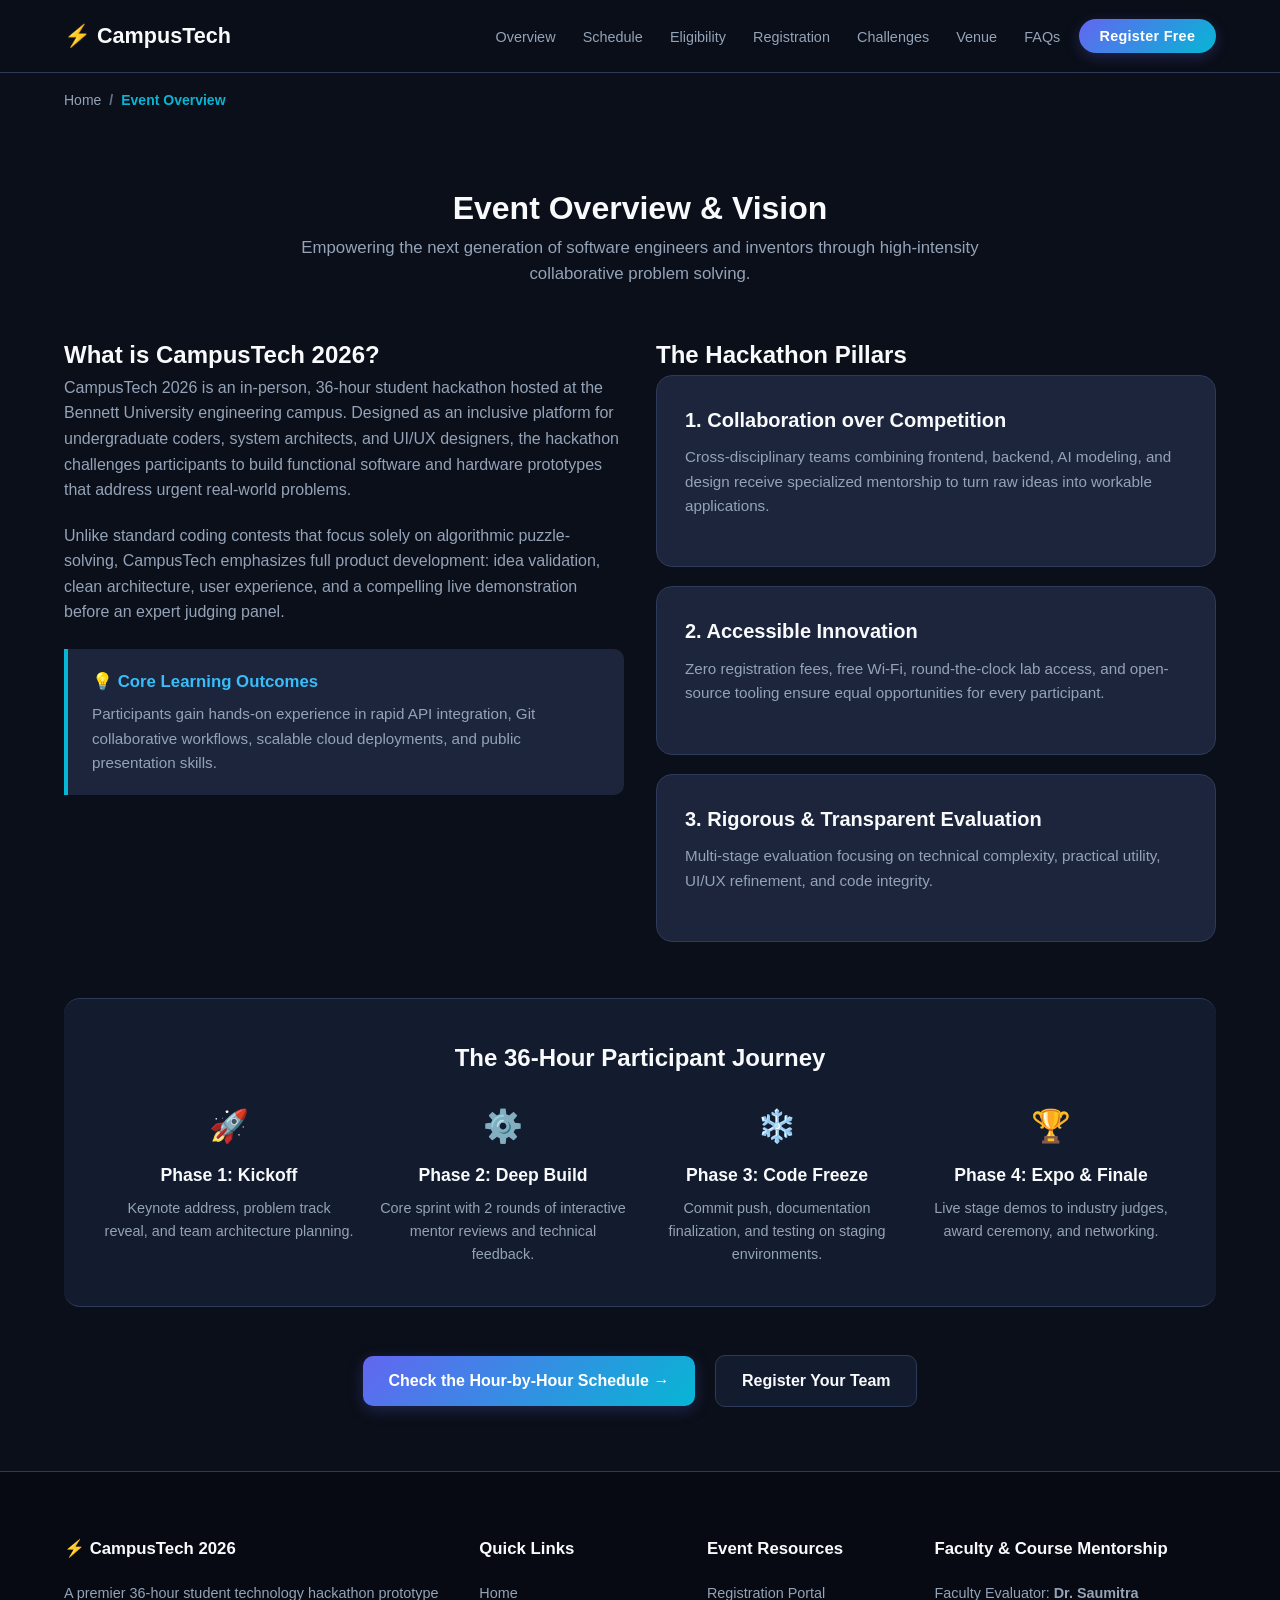
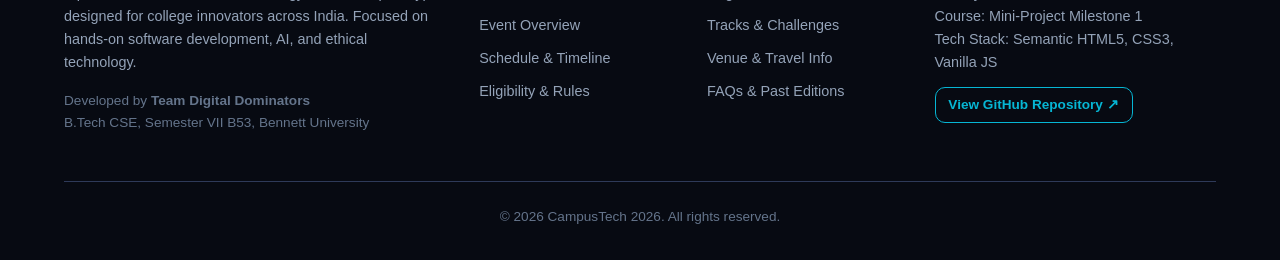
<file: overview.html>
<!DOCTYPE html>
<html lang="en">
<head>
  <meta charset="UTF-8">
  <meta name="viewport" content="width=device-width, initial-scale=1.0">
  <title>Event Overview | CampusTech Hackathon 2026</title>
  <meta name="description" content="Discover the mission, format, and core values of CampusTech Hackathon 2026. A 36-hour sprint connecting students, mentors, and technology leaders.">
  <meta name="keywords" content="CampusTech overview, hackathon format, student coding event, tech innovation 2026">
  <meta name="author" content="Team Digital Dominators">
  <link rel="canonical" href="https://1pratiksingh11.github.io/Campustech-2026/overview.html">
  <link rel="stylesheet" href="style.css?v=2026.1">
</head>
<body>

  <!-- Header -->
  <header class="header">
    <div class="container nav-container">
      <a href="index.html" class="brand">
        <span>⚡ CampusTech</span>
      </a>

      <button class="nav-toggle" aria-label="Toggle navigation menu" aria-expanded="false">
        ☰
      </button>

      <nav>
        <ul class="nav-menu">
          <li><a href="overview.html" class="nav-link active">Overview</a></li>
          <li><a href="schedule.html" class="nav-link">Schedule</a></li>
          <li><a href="eligibility.html" class="nav-link">Eligibility</a></li>
          <li><a href="registration.html" class="nav-link">Registration</a></li>
          <li><a href="challenges.html" class="nav-link">Challenges</a></li>
          <li><a href="venue.html" class="nav-link">Venue</a></li>
          <li><a href="faq.html" class="nav-link">FAQs</a></li>
          <li><a href="registration.html" class="btn-nav">Register Free</a></li>
        </ul>
      </nav>
    </div>
  </header>

  <nav aria-label="Breadcrumb" class="breadcrumb-nav">
    <div class="container">
      <ol class="breadcrumbs">
        <li><a href="index.html">Home</a></li>
        <li aria-current="page">Event Overview</li>
      </ol>
    </div>
  </nav>

  <script type="application/ld+json">
  {
    "@context": "https://schema.org",
    "@type": "BreadcrumbList",
    "itemListElement": [
        {
          "@type": "ListItem",
          "position": 1,
          "name": "Home",
          "item": "https://1pratiksingh11.github.io/Campustech-2026/index.html"
        },
        {
          "@type": "ListItem",
          "position": 2,
          "name": "Event Overview",
          "item": "https://1pratiksingh11.github.io/Campustech-2026/overview.html"
        }
    ]
  }
  </script>


  <main class="section">
    <div class="container">
      <div class="section-header">
        <h1>Event Overview & Vision</h1>
        <p>Empowering the next generation of software engineers and inventors through high-intensity collaborative problem solving.</p>
      </div>

      <div class="grid-2" style="margin-bottom: 3.5rem;">
        <div>
          <h2>What is CampusTech 2026?</h2>
          <p style="color: var(--text-secondary); margin-bottom: 1.25rem;">
            CampusTech 2026 is an in-person, 36-hour student hackathon hosted at the Bennett University engineering campus. Designed as an inclusive platform for undergraduate coders, system architects, and UI/UX designers, the hackathon challenges participants to build functional software and hardware prototypes that address urgent real-world problems.
          </p>
          <p style="color: var(--text-secondary); margin-bottom: 1.25rem;">
            Unlike standard coding contests that focus solely on algorithmic puzzle-solving, CampusTech emphasizes full product development: idea validation, clean architecture, user experience, and a compelling live demonstration before an expert judging panel.
          </p>
          <div class="callout">
            <h4>💡 Core Learning Outcomes</h4>
            <p>Participants gain hands-on experience in rapid API integration, Git collaborative workflows, scalable cloud deployments, and public presentation skills.</p>
          </div>
        </div>

        <div>
          <h2>The Hackathon Pillars</h2>
          <div style="display: flex; flex-direction: column; gap: 1.2rem;">
            <div class="card">
              <h3 class="card-title">1. Collaboration over Competition</h3>
              <p class="card-text">Cross-disciplinary teams combining frontend, backend, AI modeling, and design receive specialized mentorship to turn raw ideas into workable applications.</p>
            </div>
            <div class="card">
              <h3 class="card-title">2. Accessible Innovation</h3>
              <p class="card-text">Zero registration fees, free Wi-Fi, round-the-clock lab access, and open-source tooling ensure equal opportunities for every participant.</p>
            </div>
            <div class="card">
              <h3 class="card-title">3. Rigorous & Transparent Evaluation</h3>
              <p class="card-text">Multi-stage evaluation focusing on technical complexity, practical utility, UI/UX refinement, and code integrity.</p>
            </div>
          </div>
        </div>
      </div>

      <div class="section-alt" style="padding: 2.5rem; border-radius: var(--radius-lg); margin-bottom: 3rem;">
        <h2 style="text-align: center; margin-bottom: 1.5rem;">The 36-Hour Participant Journey</h2>
        <div class="grid-4">
          <div style="text-align: center;">
            <div style="font-size: 2rem; margin-bottom: 0.5rem;">🚀</div>
            <h3 style="font-size: 1.1rem; margin-bottom: 0.5rem;">Phase 1: Kickoff</h3>
            <p style="font-size: 0.9rem; color: var(--text-secondary);">Keynote address, problem track reveal, and team architecture planning.</p>
          </div>
          <div style="text-align: center;">
            <div style="font-size: 2rem; margin-bottom: 0.5rem;">⚙️</div>
            <h3 style="font-size: 1.1rem; margin-bottom: 0.5rem;">Phase 2: Deep Build</h3>
            <p style="font-size: 0.9rem; color: var(--text-secondary);">Core sprint with 2 rounds of interactive mentor reviews and technical feedback.</p>
          </div>
          <div style="text-align: center;">
            <div style="font-size: 2rem; margin-bottom: 0.5rem;">❄️</div>
            <h3 style="font-size: 1.1rem; margin-bottom: 0.5rem;">Phase 3: Code Freeze</h3>
            <p style="font-size: 0.9rem; color: var(--text-secondary);">Commit push, documentation finalization, and testing on staging environments.</p>
          </div>
          <div style="text-align: center;">
            <div style="font-size: 2rem; margin-bottom: 0.5rem;">🏆</div>
            <h3 style="font-size: 1.1rem; margin-bottom: 0.5rem;">Phase 4: Expo & Finale</h3>
            <p style="font-size: 0.9rem; color: var(--text-secondary);">Live stage demos to industry judges, award ceremony, and networking.</p>
          </div>
        </div>
      </div>

      <div style="text-align: center;">
        <a href="schedule.html" class="btn btn-primary">Check the Hour-by-Hour Schedule →</a>
        <a href="registration.html" class="btn btn-secondary" style="margin-left: 1rem;">Register Your Team</a>
      </div>
    </div>
  </main>

  <!-- Footer -->
  <footer class="footer">
    <div class="container">
      <div class="footer-grid">
        <div class="footer-col">
          <h4>⚡ CampusTech 2026</h4>
          <p style="color: var(--text-secondary); margin-bottom: 1rem;">
            A premier 36-hour student technology hackathon prototype designed for college innovators across India. Focused on hands-on software development, AI, and ethical technology.
          </p>
          <p style="font-size: 0.85rem; color: var(--text-muted);">
            Developed by <strong>Team Digital Dominators</strong><br>
            B.Tech CSE, Semester VII B53, Bennett University
          </p>
        </div>

        <div class="footer-col">
          <h4>Quick Links</h4>
          <ul class="footer-links">
            <li><a href="index.html">Home</a></li>
            <li><a href="overview.html">Event Overview</a></li>
            <li><a href="schedule.html">Schedule & Timeline</a></li>
            <li><a href="eligibility.html">Eligibility & Rules</a></li>
          </ul>
        </div>

        <div class="footer-col">
          <h4>Event Resources</h4>
          <ul class="footer-links">
            <li><a href="registration.html">Registration Portal</a></li>
            <li><a href="challenges.html">Tracks & Challenges</a></li>
            <li><a href="venue.html">Venue & Travel Info</a></li>
            <li><a href="faq.html">FAQs & Past Editions</a></li>
          </ul>
        </div>

        <div class="footer-col">
          <h4>Faculty & Course Mentorship</h4>
          <p style="color: var(--text-secondary); margin-bottom: 0.8rem;">
            Faculty Evaluator: <strong>Dr. Saumitra</strong><br>
            Course: Mini-Project Milestone 1<br>
            Tech Stack: Semantic HTML5, CSS3, Vanilla JS
          </p>
          <p>
            <a href="https://github.com/1PratikSingh11/Campustech-2026" target="_blank" rel="noopener noreferrer" class="btn btn-outline" style="padding: 0.4rem 0.8rem; font-size: 0.85rem;">
              View GitHub Repository ↗
            </a>
          </p>
        </div>
      </div>

      <div class="footer-bottom">
        <p>© 2026 CampusTech 2026. All rights reserved.</p>
      </div>
    </div>
  </footer>

  <script src="main.js?v=2026.1"></script>
</body>
</html>
</file>
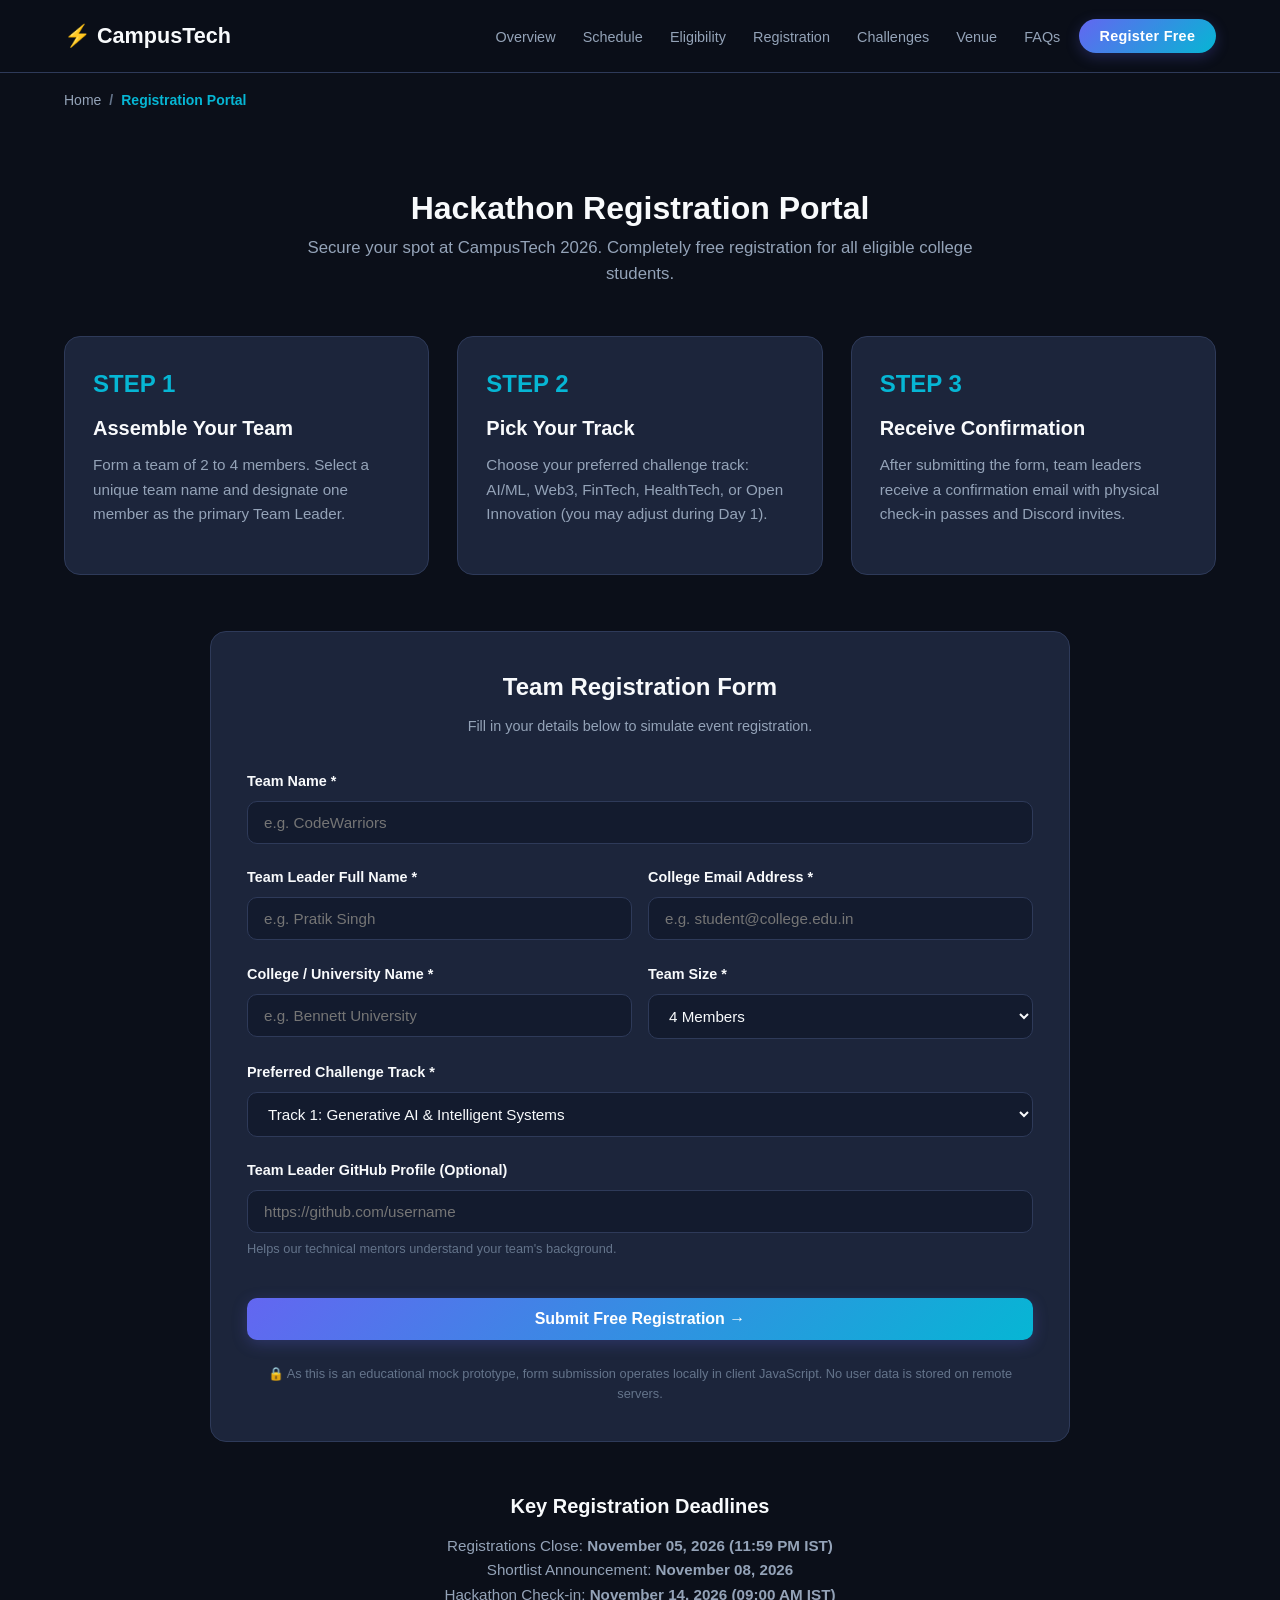
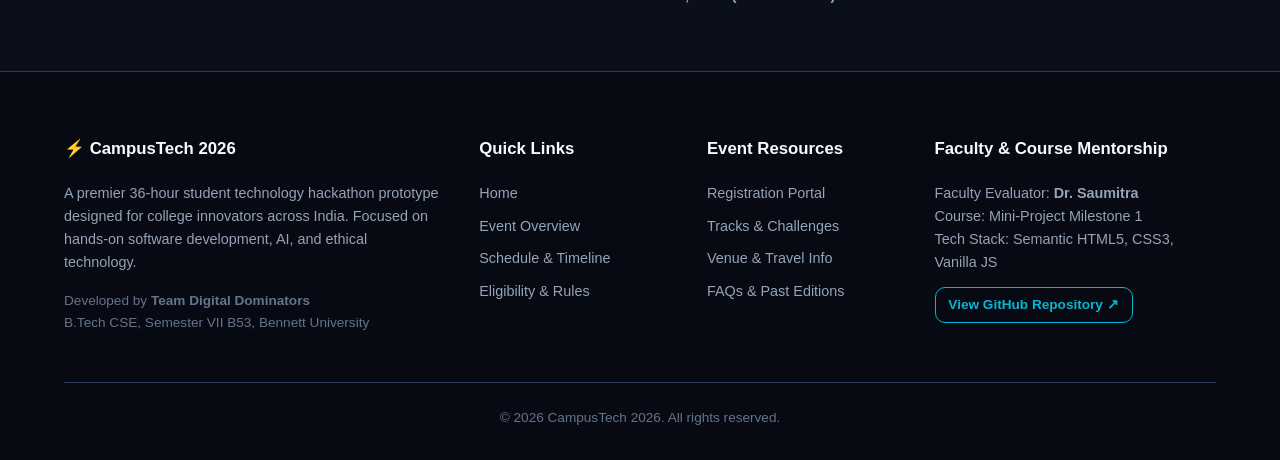
<file: registration.html>
<!DOCTYPE html>
<html lang="en">
<head>
  <meta charset="UTF-8">
  <meta name="viewport" content="width=device-width, initial-scale=1.0">
  <title>Registration Portal | CampusTech Hackathon 2026</title>
  <meta name="description" content="Register your team free for CampusTech Hackathon 2026. Step-by-step registration instructions, deadlines, team requirements, and submission portal.">
  <meta name="keywords" content="CampusTech registration, register hackathon 2026, student hackathon apply, free college hackathon">
  <meta name="author" content="Team Digital Dominators">
  <link rel="canonical" href="https://1pratiksingh11.github.io/Campustech-2026/registration.html">
  <link rel="stylesheet" href="style.css?v=2026.1">
</head>
<body>

  <!-- Header -->
  <header class="header">
    <div class="container nav-container">
      <a href="index.html" class="brand">
        <span>⚡ CampusTech</span>
      </a>

      <button class="nav-toggle" aria-label="Toggle navigation menu" aria-expanded="false">
        ☰
      </button>

      <nav>
        <ul class="nav-menu">
          <li><a href="overview.html" class="nav-link">Overview</a></li>
          <li><a href="schedule.html" class="nav-link">Schedule</a></li>
          <li><a href="eligibility.html" class="nav-link">Eligibility</a></li>
          <li><a href="registration.html" class="nav-link active">Registration</a></li>
          <li><a href="challenges.html" class="nav-link">Challenges</a></li>
          <li><a href="venue.html" class="nav-link">Venue</a></li>
          <li><a href="faq.html" class="nav-link">FAQs</a></li>
          <li><a href="registration.html" class="btn-nav">Register Free</a></li>
        </ul>
      </nav>
    </div>
  </header>

  <nav aria-label="Breadcrumb" class="breadcrumb-nav">
    <div class="container">
      <ol class="breadcrumbs">
        <li><a href="index.html">Home</a></li>
        <li aria-current="page">Registration Portal</li>
      </ol>
    </div>
  </nav>

  <script type="application/ld+json">
  {
    "@context": "https://schema.org",
    "@type": "BreadcrumbList",
    "itemListElement": [
        {
          "@type": "ListItem",
          "position": 1,
          "name": "Home",
          "item": "https://1pratiksingh11.github.io/Campustech-2026/index.html"
        },
        {
          "@type": "ListItem",
          "position": 2,
          "name": "Registration Portal",
          "item": "https://1pratiksingh11.github.io/Campustech-2026/registration.html"
        }
    ]
  }
  </script>


  <main class="section">
    <div class="container">
      <div class="section-header">
        <h1>Hackathon Registration Portal</h1>
        <p>Secure your spot at CampusTech 2026. Completely free registration for all eligible college students.</p>
      </div>

      <div class="grid-3" style="margin-bottom: 3.5rem;">
        <div class="card">
          <div style="font-size: 1.5rem; font-weight: 800; color: var(--accent-secondary); margin-bottom: 0.5rem;">STEP 1</div>
          <h2 class="card-title">Assemble Your Team</h2>
          <p class="card-text">Form a team of 2 to 4 members. Select a unique team name and designate one member as the primary Team Leader.</p>
        </div>

        <div class="card">
          <div style="font-size: 1.5rem; font-weight: 800; color: var(--accent-secondary); margin-bottom: 0.5rem;">STEP 2</div>
          <h2 class="card-title">Pick Your Track</h2>
          <p class="card-text">Choose your preferred challenge track: AI/ML, Web3, FinTech, HealthTech, or Open Innovation (you may adjust during Day 1).</p>
        </div>

        <div class="card">
          <div style="font-size: 1.5rem; font-weight: 800; color: var(--accent-secondary); margin-bottom: 0.5rem;">STEP 3</div>
          <h2 class="card-title">Receive Confirmation</h2>
          <p class="card-text">After submitting the form, team leaders receive a confirmation email with physical check-in passes and Discord invites.</p>
        </div>
      </div>

      <div class="form-card">
        <h2 style="font-size: 1.5rem; margin-bottom: 0.5rem; text-align: center;">Team Registration Form</h2>
        <p style="text-align: center; color: var(--text-secondary); margin-bottom: 2rem; font-size: 0.9rem;">
          Fill in your details below to simulate event registration.
        </p>

        <div id="form-alert" style="display: none; background: rgba(16, 185, 129, 0.15); border: 1px solid var(--success-color); color: #6ee7b7; padding: 1rem; border-radius: var(--radius-md); margin-bottom: 1.5rem; font-size: 0.92rem;">
        </div>

        <form id="demo-reg-form">
          <div class="form-group">
            <label for="team-name" class="form-label">Team Name *</label>
            <input type="text" id="team-name" class="form-control" placeholder="e.g. CodeWarriors" required>
          </div>

          <div class="grid-2" style="gap: 1rem;">
            <div class="form-group">
              <label for="leader-name" class="form-label">Team Leader Full Name *</label>
              <input type="text" id="leader-name" class="form-control" placeholder="e.g. Pratik Singh" required>
            </div>
            <div class="form-group">
              <label for="leader-email" class="form-label">College Email Address *</label>
              <input type="email" id="leader-email" class="form-control" placeholder="e.g. student@college.edu.in" required>
            </div>
          </div>

          <div class="grid-2" style="gap: 1rem;">
            <div class="form-group">
              <label for="college-name" class="form-label">College / University Name *</label>
              <input type="text" id="college-name" class="form-control" placeholder="e.g. Bennett University" required>
            </div>
            <div class="form-group">
              <label for="team-size" class="form-label">Team Size *</label>
              <select id="team-size" class="form-control" required>
                <option value="2">2 Members</option>
                <option value="3">3 Members</option>
                <option value="4" selected>4 Members</option>
              </select>
            </div>
          </div>

          <div class="form-group">
            <label for="primary-track" class="form-label">Preferred Challenge Track *</label>
            <select id="primary-track" class="form-control" required>
              <option value="ai">Track 1: Generative AI & Intelligent Systems</option>
              <option value="web3">Track 2: Web3 & Decentralized Apps</option>
              <option value="fintech">Track 3: FinTech & Financial Inclusion</option>
              <option value="health">Track 4: HealthTech & Smart Wellbeing</option>
              <option value="open">Track 5: Open Campus Innovation</option>
            </select>
          </div>

          <div class="form-group">
            <label for="github-link" class="form-label">Team Leader GitHub Profile (Optional)</label>
            <input type="url" id="github-link" class="form-control" placeholder="https://github.com/username">
            <div class="form-helper">Helps our technical mentors understand your team's background.</div>
          </div>

          <button type="submit" class="btn btn-primary" style="width: 100%; margin-top: 1rem;">
            Submit Free Registration →
          </button>
        </form>

        <p style="font-size: 0.8rem; text-align: center; color: var(--text-muted); margin-top: 1.5rem;">
          🔒 As this is an educational mock prototype, form submission operates locally in client JavaScript. No user data is stored on remote servers.
        </p>
      </div>

      <div style="max-width: 650px; margin: 3rem auto 0 auto; text-align: center;">
        <h3 style="font-size: 1.25rem; margin-bottom: 0.75rem;">Key Registration Deadlines</h3>
        <p style="color: var(--text-secondary); font-size: 0.95rem;">
          Registrations Close: <strong>November 05, 2026 (11:59 PM IST)</strong><br>
          Shortlist Announcement: <strong>November 08, 2026</strong><br>
          Hackathon Check-in: <strong>November 14, 2026 (09:00 AM IST)</strong>
        </p>
      </div>
    </div>
  </main>

  <!-- Footer -->
  <footer class="footer">
    <div class="container">
      <div class="footer-grid">
        <div class="footer-col">
          <h4>⚡ CampusTech 2026</h4>
          <p style="color: var(--text-secondary); margin-bottom: 1rem;">
            A premier 36-hour student technology hackathon prototype designed for college innovators across India. Focused on hands-on software development, AI, and ethical technology.
          </p>
          <p style="font-size: 0.85rem; color: var(--text-muted);">
            Developed by <strong>Team Digital Dominators</strong><br>
            B.Tech CSE, Semester VII B53, Bennett University
          </p>
        </div>

        <div class="footer-col">
          <h4>Quick Links</h4>
          <ul class="footer-links">
            <li><a href="index.html">Home</a></li>
            <li><a href="overview.html">Event Overview</a></li>
            <li><a href="schedule.html">Schedule & Timeline</a></li>
            <li><a href="eligibility.html">Eligibility & Rules</a></li>
          </ul>
        </div>

        <div class="footer-col">
          <h4>Event Resources</h4>
          <ul class="footer-links">
            <li><a href="registration.html">Registration Portal</a></li>
            <li><a href="challenges.html">Tracks & Challenges</a></li>
            <li><a href="venue.html">Venue & Travel Info</a></li>
            <li><a href="faq.html">FAQs & Past Editions</a></li>
          </ul>
        </div>

        <div class="footer-col">
          <h4>Faculty & Course Mentorship</h4>
          <p style="color: var(--text-secondary); margin-bottom: 0.8rem;">
            Faculty Evaluator: <strong>Dr. Saumitra</strong><br>
            Course: Mini-Project Milestone 1<br>
            Tech Stack: Semantic HTML5, CSS3, Vanilla JS
          </p>
          <p>
            <a href="https://github.com/1PratikSingh11/Campustech-2026" target="_blank" rel="noopener noreferrer" class="btn btn-outline" style="padding: 0.4rem 0.8rem; font-size: 0.85rem;">
              View GitHub Repository ↗
            </a>
          </p>
        </div>
      </div>

      <div class="footer-bottom">
        <p>© 2026 CampusTech 2026. All rights reserved.</p>
      </div>
    </div>
  </footer>

  <script src="main.js?v=2026.1"></script>
</body>
</html>
</file>
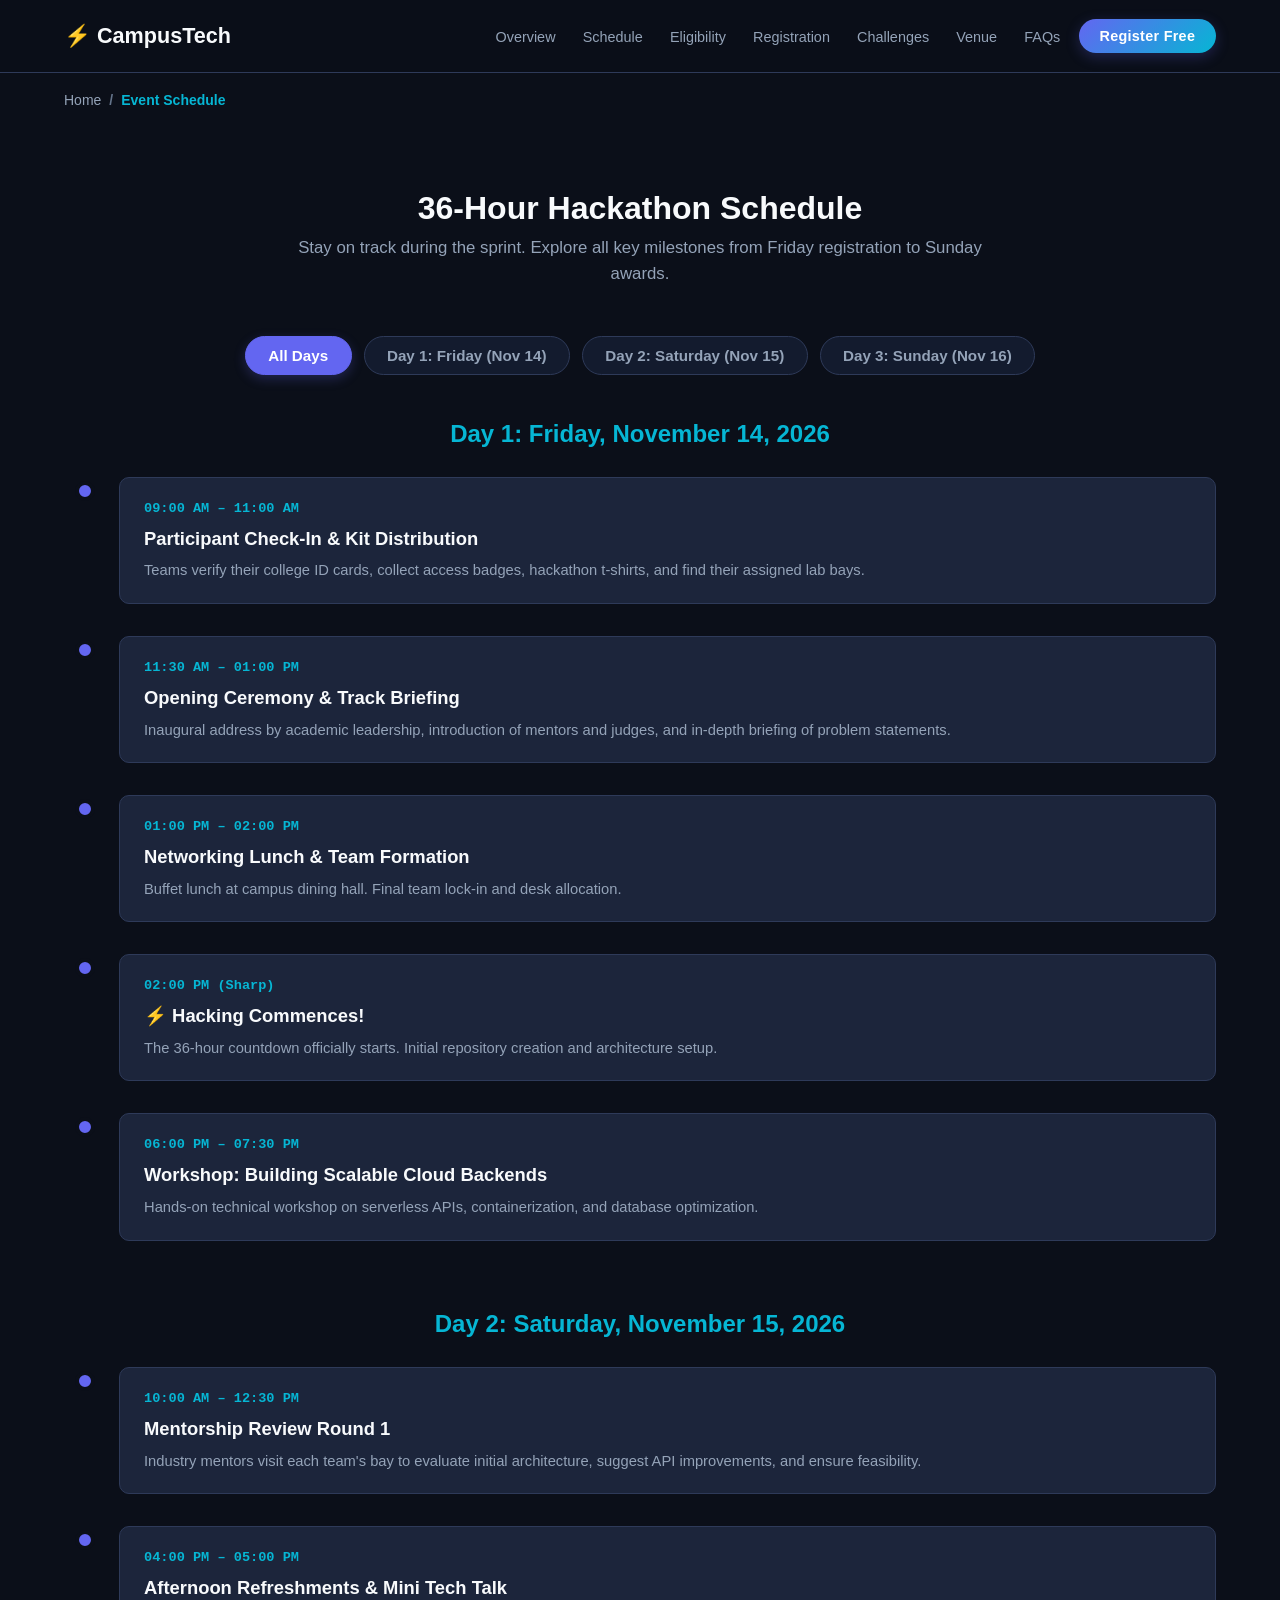
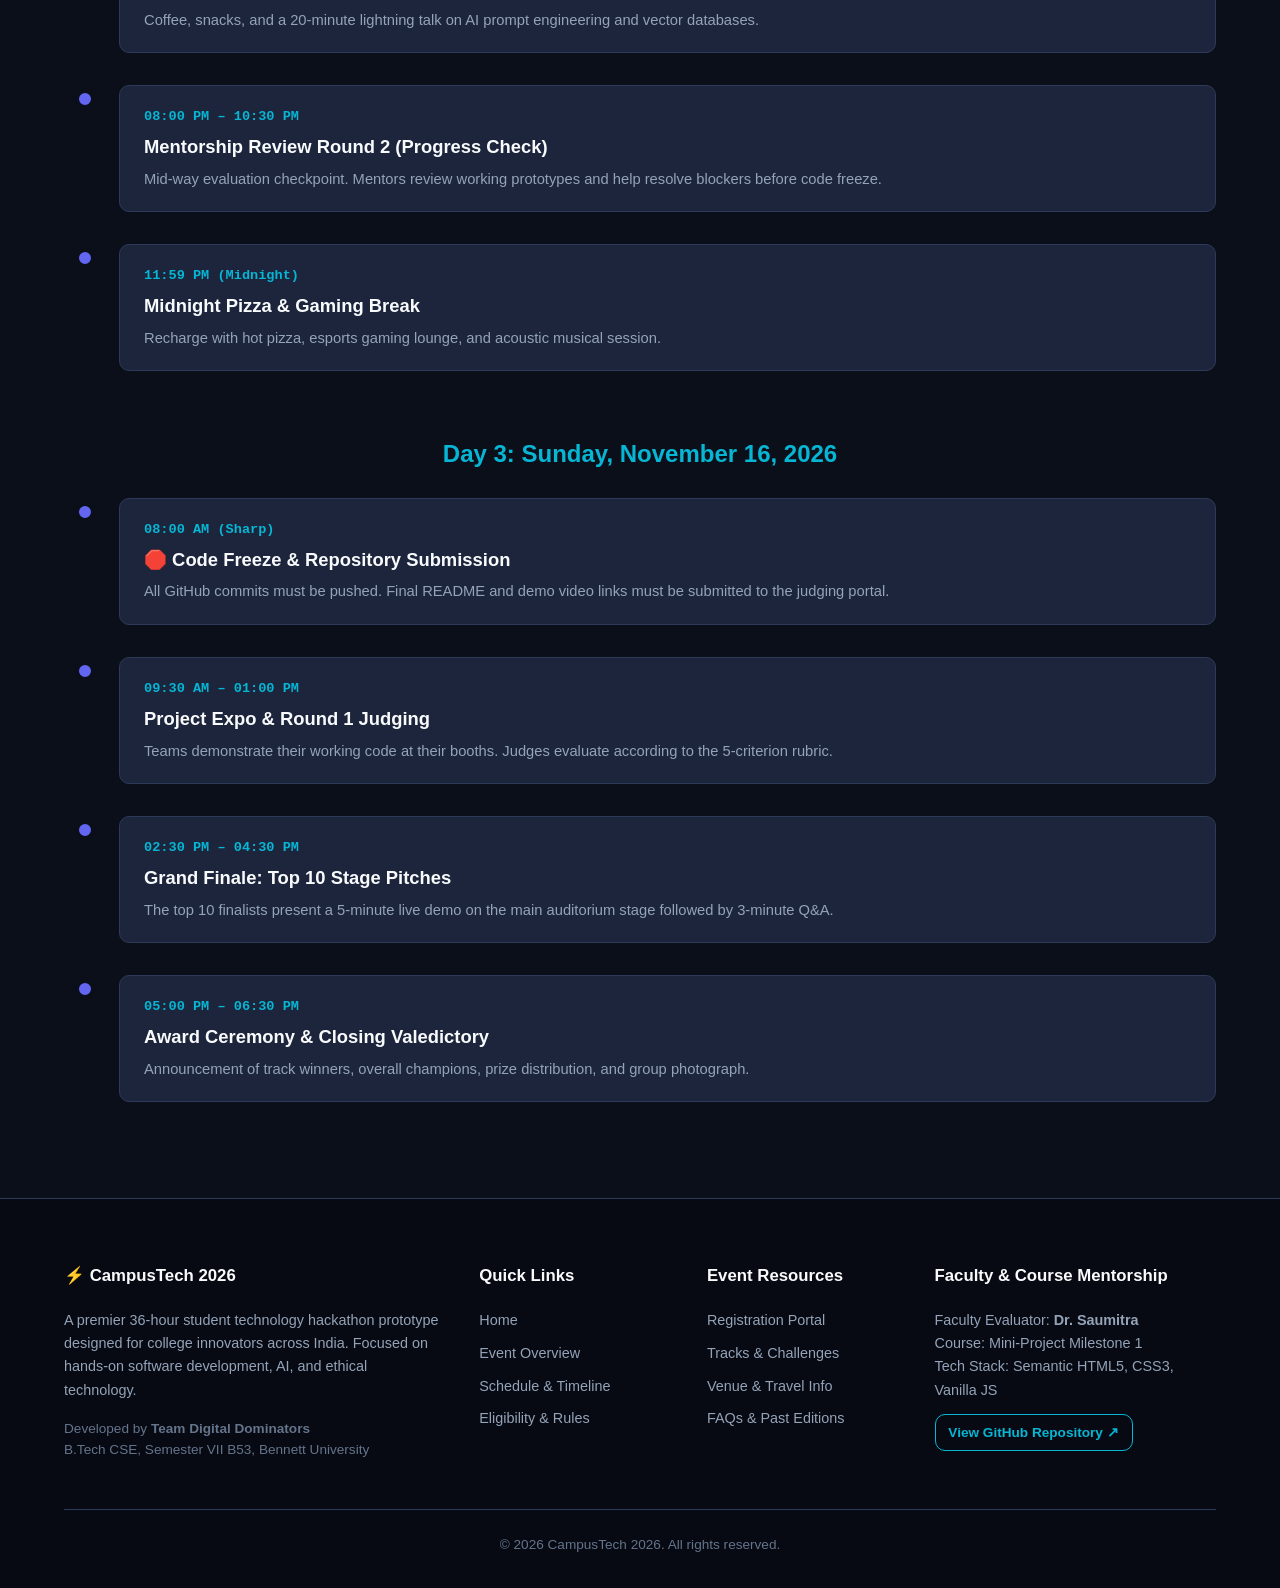
<file: schedule.html>
<!DOCTYPE html>
<html lang="en">
<head>
  <meta charset="UTF-8">
  <meta name="viewport" content="width=device-width, initial-scale=1.0">
  <title>Event Schedule & Timeline | CampusTech Hackathon 2026</title>
  <meta name="description" content="View the complete 36-hour schedule for CampusTech Hackathon 2026. Detailed timeline for Day 1, Day 2, and Day 3 including workshops, checkpoints, and pitches.">
  <meta name="keywords" content="CampusTech schedule, hackathon timeline, 36 hour hackathon schedule, coding event dates 2026">
  <meta name="author" content="Team Digital Dominators">
  <link rel="canonical" href="https://1pratiksingh11.github.io/Campustech-2026/schedule.html">
  <link rel="stylesheet" href="style.css?v=2026.1">
</head>
<body>

  <!-- Header -->
  <header class="header">
    <div class="container nav-container">
      <a href="index.html" class="brand">
        <span>⚡ CampusTech</span>
      </a>

      <button class="nav-toggle" aria-label="Toggle navigation menu" aria-expanded="false">
        ☰
      </button>

      <nav>
        <ul class="nav-menu">
          <li><a href="overview.html" class="nav-link">Overview</a></li>
          <li><a href="schedule.html" class="nav-link active">Schedule</a></li>
          <li><a href="eligibility.html" class="nav-link">Eligibility</a></li>
          <li><a href="registration.html" class="nav-link">Registration</a></li>
          <li><a href="challenges.html" class="nav-link">Challenges</a></li>
          <li><a href="venue.html" class="nav-link">Venue</a></li>
          <li><a href="faq.html" class="nav-link">FAQs</a></li>
          <li><a href="registration.html" class="btn-nav">Register Free</a></li>
        </ul>
      </nav>
    </div>
  </header>

  <nav aria-label="Breadcrumb" class="breadcrumb-nav">
    <div class="container">
      <ol class="breadcrumbs">
        <li><a href="index.html">Home</a></li>
        <li aria-current="page">Event Schedule</li>
      </ol>
    </div>
  </nav>

  <script type="application/ld+json">
  {
    "@context": "https://schema.org",
    "@type": "BreadcrumbList",
    "itemListElement": [
        {
          "@type": "ListItem",
          "position": 1,
          "name": "Home",
          "item": "https://1pratiksingh11.github.io/Campustech-2026/index.html"
        },
        {
          "@type": "ListItem",
          "position": 2,
          "name": "Event Schedule",
          "item": "https://1pratiksingh11.github.io/Campustech-2026/schedule.html"
        }
    ]
  }
  </script>


  <main class="section">
    <div class="container">
      <div class="section-header">
        <h1>36-Hour Hackathon Schedule</h1>
        <p>Stay on track during the sprint. Explore all key milestones from Friday registration to Sunday awards.</p>
      </div>

      <div class="tabs">
        <button class="tab-btn active" data-day="all">All Days</button>
        <button class="tab-btn" data-day="day1">Day 1: Friday (Nov 14)</button>
        <button class="tab-btn" data-day="day2">Day 2: Saturday (Nov 15)</button>
        <button class="tab-btn" data-day="day3">Day 3: Sunday (Nov 16)</button>
      </div>

      <div class="timeline">
        <div id="day1" class="schedule-day">
          <h2 style="font-size: 1.5rem; margin-bottom: 1.5rem; color: var(--accent-secondary); text-align: center;">Day 1: Friday, November 14, 2026</h2>
          
          <div class="timeline-item">
            <div class="timeline-badge"></div>
            <div class="timeline-content">
              <div class="timeline-time">09:00 AM – 11:00 AM</div>
              <h3 class="timeline-title">Participant Check-In & Kit Distribution</h3>
              <p class="timeline-desc">Teams verify their college ID cards, collect access badges, hackathon t-shirts, and find their assigned lab bays.</p>
            </div>
          </div>

          <div class="timeline-item">
            <div class="timeline-badge"></div>
            <div class="timeline-content">
              <div class="timeline-time">11:30 AM – 01:00 PM</div>
              <h3 class="timeline-title">Opening Ceremony & Track Briefing</h3>
              <p class="timeline-desc">Inaugural address by academic leadership, introduction of mentors and judges, and in-depth briefing of problem statements.</p>
            </div>
          </div>

          <div class="timeline-item">
            <div class="timeline-badge"></div>
            <div class="timeline-content">
              <div class="timeline-time">01:00 PM – 02:00 PM</div>
              <h3 class="timeline-title">Networking Lunch & Team Formation</h3>
              <p class="timeline-desc">Buffet lunch at campus dining hall. Final team lock-in and desk allocation.</p>
            </div>
          </div>

          <div class="timeline-item">
            <div class="timeline-badge"></div>
            <div class="timeline-content">
              <div class="timeline-time">02:00 PM (Sharp)</div>
              <h3 class="timeline-title">⚡ Hacking Commences!</h3>
              <p class="timeline-desc">The 36-hour countdown officially starts. Initial repository creation and architecture setup.</p>
            </div>
          </div>

          <div class="timeline-item">
            <div class="timeline-badge"></div>
            <div class="timeline-content">
              <div class="timeline-time">06:00 PM – 07:30 PM</div>
              <h3 class="timeline-title">Workshop: Building Scalable Cloud Backends</h3>
              <p class="timeline-desc">Hands-on technical workshop on serverless APIs, containerization, and database optimization.</p>
            </div>
          </div>
        </div>

        <div id="day2" class="schedule-day" style="margin-top: 2rem;">
          <h2 style="font-size: 1.5rem; margin-bottom: 1.5rem; color: var(--accent-secondary); text-align: center;">Day 2: Saturday, November 15, 2026</h2>
          
          <div class="timeline-item">
            <div class="timeline-badge"></div>
            <div class="timeline-content">
              <div class="timeline-time">10:00 AM – 12:30 PM</div>
              <h3 class="timeline-title">Mentorship Review Round 1</h3>
              <p class="timeline-desc">Industry mentors visit each team's bay to evaluate initial architecture, suggest API improvements, and ensure feasibility.</p>
            </div>
          </div>

          <div class="timeline-item">
            <div class="timeline-badge"></div>
            <div class="timeline-content">
              <div class="timeline-time">04:00 PM – 05:00 PM</div>
              <h3 class="timeline-title">Afternoon Refreshments & Mini Tech Talk</h3>
              <p class="timeline-desc">Coffee, snacks, and a 20-minute lightning talk on AI prompt engineering and vector databases.</p>
            </div>
          </div>

          <div class="timeline-item">
            <div class="timeline-badge"></div>
            <div class="timeline-content">
              <div class="timeline-time">08:00 PM – 10:30 PM</div>
              <h3 class="timeline-title">Mentorship Review Round 2 (Progress Check)</h3>
              <p class="timeline-desc">Mid-way evaluation checkpoint. Mentors review working prototypes and help resolve blockers before code freeze.</p>
            </div>
          </div>

          <div class="timeline-item">
            <div class="timeline-badge"></div>
            <div class="timeline-content">
              <div class="timeline-time">11:59 PM (Midnight)</div>
              <h3 class="timeline-title">Midnight Pizza & Gaming Break</h3>
              <p class="timeline-desc">Recharge with hot pizza, esports gaming lounge, and acoustic musical session.</p>
            </div>
          </div>
        </div>

        <div id="day3" class="schedule-day" style="margin-top: 2rem;">
          <h2 style="font-size: 1.5rem; margin-bottom: 1.5rem; color: var(--accent-secondary); text-align: center;">Day 3: Sunday, November 16, 2026</h2>
          
          <div class="timeline-item">
            <div class="timeline-badge"></div>
            <div class="timeline-content">
              <div class="timeline-time">08:00 AM (Sharp)</div>
              <h3 class="timeline-title">🛑 Code Freeze & Repository Submission</h3>
              <p class="timeline-desc">All GitHub commits must be pushed. Final README and demo video links must be submitted to the judging portal.</p>
            </div>
          </div>

          <div class="timeline-item">
            <div class="timeline-badge"></div>
            <div class="timeline-content">
              <div class="timeline-time">09:30 AM – 01:00 PM</div>
              <h3 class="timeline-title">Project Expo & Round 1 Judging</h3>
              <p class="timeline-desc">Teams demonstrate their working code at their booths. Judges evaluate according to the 5-criterion rubric.</p>
            </div>
          </div>

          <div class="timeline-item">
            <div class="timeline-badge"></div>
            <div class="timeline-content">
              <div class="timeline-time">02:30 PM – 04:30 PM</div>
              <h3 class="timeline-title">Grand Finale: Top 10 Stage Pitches</h3>
              <p class="timeline-desc">The top 10 finalists present a 5-minute live demo on the main auditorium stage followed by 3-minute Q&A.</p>
            </div>
          </div>

          <div class="timeline-item">
            <div class="timeline-badge"></div>
            <div class="timeline-content">
              <div class="timeline-time">05:00 PM – 06:30 PM</div>
              <h3 class="timeline-title">Award Ceremony & Closing Valedictory</h3>
              <p class="timeline-desc">Announcement of track winners, overall champions, prize distribution, and group photograph.</p>
            </div>
          </div>
        </div>
      </div>
    </div>
  </main>

  <!-- Footer -->
  <footer class="footer">
    <div class="container">
      <div class="footer-grid">
        <div class="footer-col">
          <h4>⚡ CampusTech 2026</h4>
          <p style="color: var(--text-secondary); margin-bottom: 1rem;">
            A premier 36-hour student technology hackathon prototype designed for college innovators across India. Focused on hands-on software development, AI, and ethical technology.
          </p>
          <p style="font-size: 0.85rem; color: var(--text-muted);">
            Developed by <strong>Team Digital Dominators</strong><br>
            B.Tech CSE, Semester VII B53, Bennett University
          </p>
        </div>

        <div class="footer-col">
          <h4>Quick Links</h4>
          <ul class="footer-links">
            <li><a href="index.html">Home</a></li>
            <li><a href="overview.html">Event Overview</a></li>
            <li><a href="schedule.html">Schedule & Timeline</a></li>
            <li><a href="eligibility.html">Eligibility & Rules</a></li>
          </ul>
        </div>

        <div class="footer-col">
          <h4>Event Resources</h4>
          <ul class="footer-links">
            <li><a href="registration.html">Registration Portal</a></li>
            <li><a href="challenges.html">Tracks & Challenges</a></li>
            <li><a href="venue.html">Venue & Travel Info</a></li>
            <li><a href="faq.html">FAQs & Past Editions</a></li>
          </ul>
        </div>

        <div class="footer-col">
          <h4>Faculty & Course Mentorship</h4>
          <p style="color: var(--text-secondary); margin-bottom: 0.8rem;">
            Faculty Evaluator: <strong>Dr. Saumitra</strong><br>
            Course: Mini-Project Milestone 1<br>
            Tech Stack: Semantic HTML5, CSS3, Vanilla JS
          </p>
          <p>
            <a href="https://github.com/1PratikSingh11/Campustech-2026" target="_blank" rel="noopener noreferrer" class="btn btn-outline" style="padding: 0.4rem 0.8rem; font-size: 0.85rem;">
              View GitHub Repository ↗
            </a>
          </p>
        </div>
      </div>

      <div class="footer-bottom">
        <p>© 2026 CampusTech 2026. All rights reserved.</p>
      </div>
    </div>
  </footer>

  <script src="main.js?v=2026.1"></script>
</body>
</html>
</file>
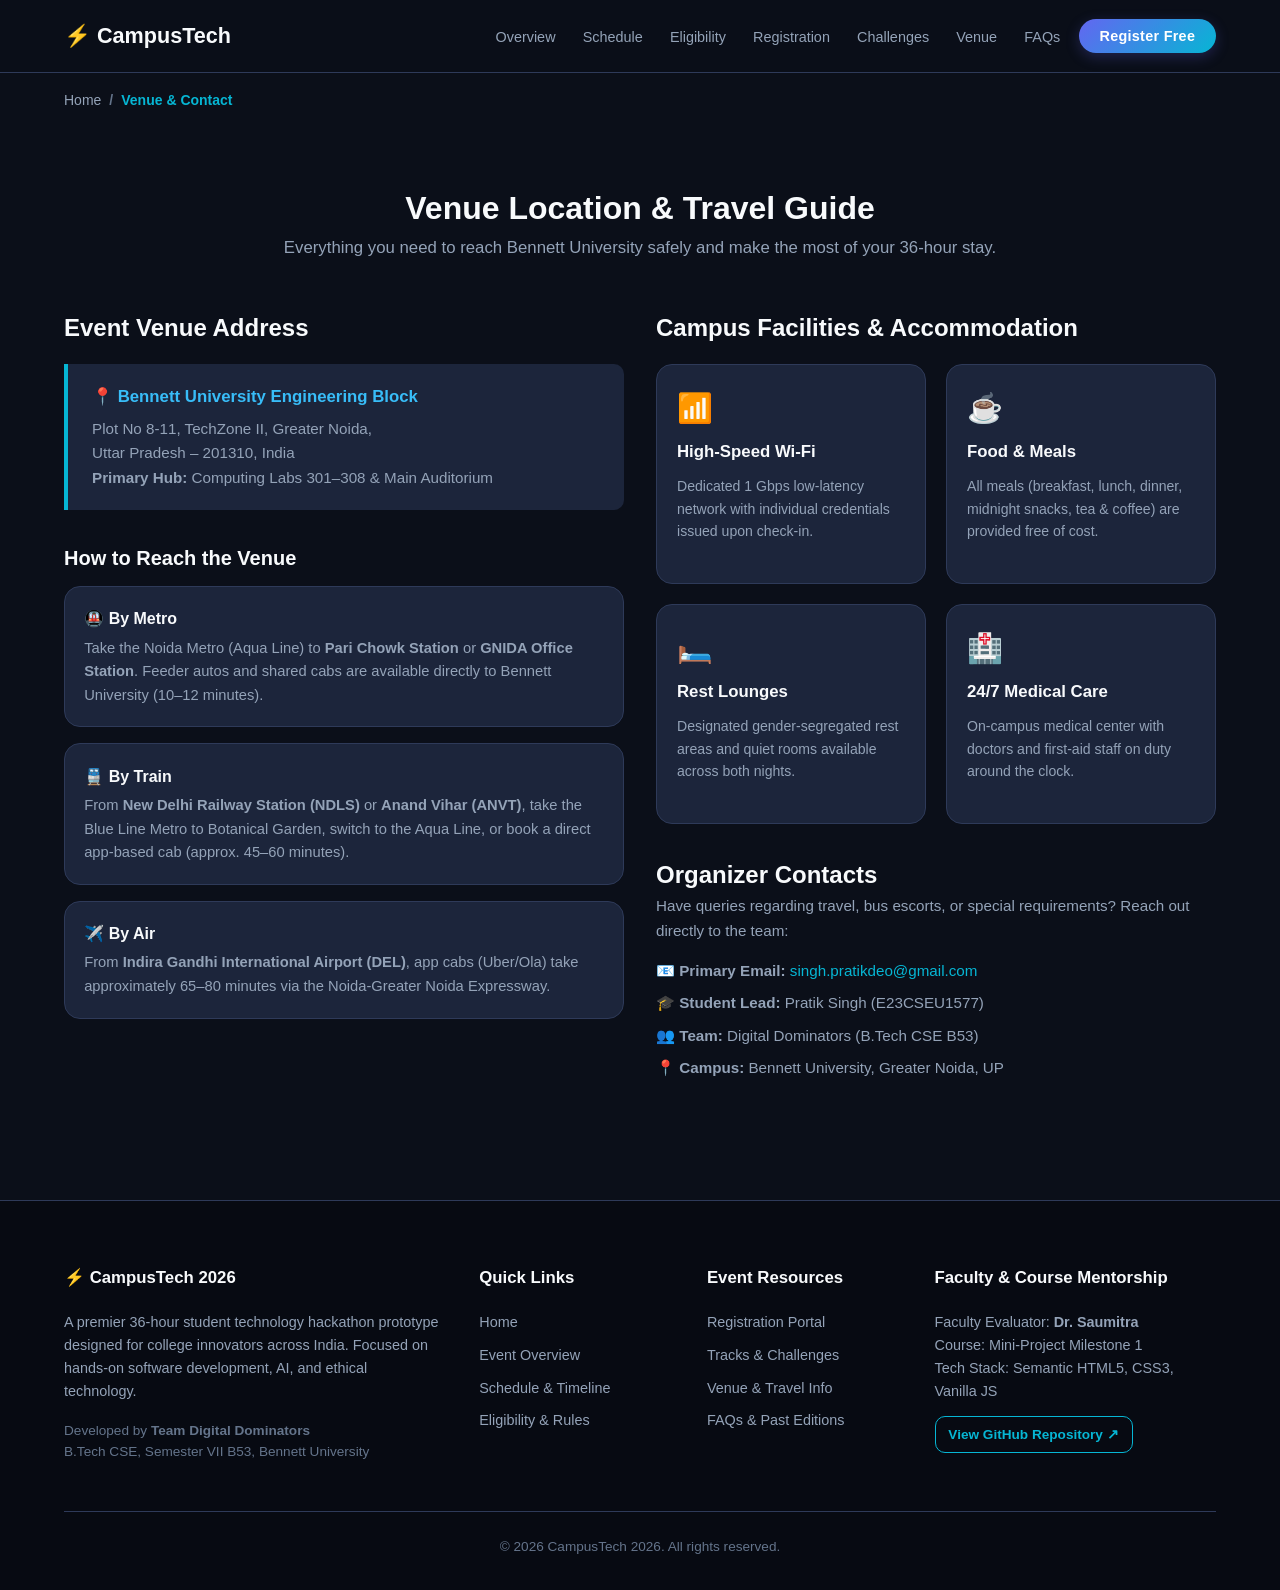
<file: venue.html>
<!DOCTYPE html>
<html lang="en">
<head>
  <meta charset="UTF-8">
  <meta name="viewport" content="width=device-width, initial-scale=1.0">
  <title>Venue, Location & Travel Guide | CampusTech Hackathon 2026</title>
  <meta name="description" content="Find location, transit routes, accommodation details, and contact info for CampusTech Hackathon 2026 at Bennett University, Greater Noida.">
  <meta name="keywords" content="CampusTech venue, Bennett University hackathon location, Greater Noida hackathon, travel guide CampusTech">
  <meta name="author" content="Team Digital Dominators">
  <link rel="canonical" href="https://1pratiksingh11.github.io/Campustech-2026/venue.html">
  <link rel="stylesheet" href="style.css?v=2026.1">
</head>
<body>

  <!-- Header -->
  <header class="header">
    <div class="container nav-container">
      <a href="index.html" class="brand">
        <span>⚡ CampusTech</span>
      </a>

      <button class="nav-toggle" aria-label="Toggle navigation menu" aria-expanded="false">
        ☰
      </button>

      <nav>
        <ul class="nav-menu">
          <li><a href="overview.html" class="nav-link">Overview</a></li>
          <li><a href="schedule.html" class="nav-link">Schedule</a></li>
          <li><a href="eligibility.html" class="nav-link">Eligibility</a></li>
          <li><a href="registration.html" class="nav-link">Registration</a></li>
          <li><a href="challenges.html" class="nav-link">Challenges</a></li>
          <li><a href="venue.html" class="nav-link active">Venue</a></li>
          <li><a href="faq.html" class="nav-link">FAQs</a></li>
          <li><a href="registration.html" class="btn-nav">Register Free</a></li>
        </ul>
      </nav>
    </div>
  </header>

  <nav aria-label="Breadcrumb" class="breadcrumb-nav">
    <div class="container">
      <ol class="breadcrumbs">
        <li><a href="index.html">Home</a></li>
        <li aria-current="page">Venue & Contact</li>
      </ol>
    </div>
  </nav>

  <script type="application/ld+json">
  {
    "@context": "https://schema.org",
    "@type": "BreadcrumbList",
    "itemListElement": [
        {
          "@type": "ListItem",
          "position": 1,
          "name": "Home",
          "item": "https://1pratiksingh11.github.io/Campustech-2026/index.html"
        },
        {
          "@type": "ListItem",
          "position": 2,
          "name": "Venue & Contact",
          "item": "https://1pratiksingh11.github.io/Campustech-2026/venue.html"
        }
    ]
  }
  </script>


  <main class="section">
    <div class="container">
      <div class="section-header">
        <h1>Venue Location & Travel Guide</h1>
        <p>Everything you need to reach Bennett University safely and make the most of your 36-hour stay.</p>
      </div>

      <div class="grid-2" style="margin-bottom: 3.5rem;">
        <div>
          <h2>Event Venue Address</h2>
          <div class="callout" style="margin-top: 1rem;">
            <h4>📍 Bennett University Engineering Block</h4>
            <p>
              Plot No 8-11, TechZone II, Greater Noida,<br>
              Uttar Pradesh – 201310, India<br>
              <strong>Primary Hub:</strong> Computing Labs 301–308 & Main Auditorium
            </p>
          </div>

          <h3 style="font-size: 1.25rem; margin-top: 2rem; margin-bottom: 0.75rem;">How to Reach the Venue</h3>
          
          <div style="display: flex; flex-direction: column; gap: 1rem;">
            <div class="card" style="padding: 1.2rem;">
              <h4 style="color: var(--text-primary); margin-bottom: 0.3rem;">🚇 By Metro</h4>
              <p style="font-size: 0.92rem; color: var(--text-secondary);">
                Take the Noida Metro (Aqua Line) to <strong>Pari Chowk Station</strong> or <strong>GNIDA Office Station</strong>. Feeder autos and shared cabs are available directly to Bennett University (10–12 minutes).
              </p>
            </div>

            <div class="card" style="padding: 1.2rem;">
              <h4 style="color: var(--text-primary); margin-bottom: 0.3rem;">🚆 By Train</h4>
              <p style="font-size: 0.92rem; color: var(--text-secondary);">
                From <strong>New Delhi Railway Station (NDLS)</strong> or <strong>Anand Vihar (ANVT)</strong>, take the Blue Line Metro to Botanical Garden, switch to the Aqua Line, or book a direct app-based cab (approx. 45–60 minutes).
              </p>
            </div>

            <div class="card" style="padding: 1.2rem;">
              <h4 style="color: var(--text-primary); margin-bottom: 0.3rem;">✈️ By Air</h4>
              <p style="font-size: 0.92rem; color: var(--text-secondary);">
                From <strong>Indira Gandhi International Airport (DEL)</strong>, app cabs (Uber/Ola) take approximately 65–80 minutes via the Noida-Greater Noida Expressway.
              </p>
            </div>
          </div>
        </div>

        <div>
          <h2>Campus Facilities & Accommodation</h2>
          
          <div class="grid-2" style="gap: 1.25rem; margin-top: 1rem; margin-bottom: 2rem;">
            <div class="card" style="padding: 1.25rem;">
              <div style="font-size: 1.8rem; margin-bottom: 0.5rem;">📶</div>
              <h4 class="card-title" style="font-size: 1.05rem;">High-Speed Wi-Fi</h4>
              <p class="card-text" style="font-size: 0.88rem;">Dedicated 1 Gbps low-latency network with individual credentials issued upon check-in.</p>
            </div>

            <div class="card" style="padding: 1.25rem;">
              <div style="font-size: 1.8rem; margin-bottom: 0.5rem;">☕</div>
              <h4 class="card-title" style="font-size: 1.05rem;">Food & Meals</h4>
              <p class="card-text" style="font-size: 0.88rem;">All meals (breakfast, lunch, dinner, midnight snacks, tea & coffee) are provided free of cost.</p>
            </div>

            <div class="card" style="padding: 1.25rem;">
              <div style="font-size: 1.8rem; margin-bottom: 0.5rem;">🛏️</div>
              <h4 class="card-title" style="font-size: 1.05rem;">Rest Lounges</h4>
              <p class="card-text" style="font-size: 0.88rem;">Designated gender-segregated rest areas and quiet rooms available across both nights.</p>
            </div>

            <div class="card" style="padding: 1.25rem;">
              <div style="font-size: 1.8rem; margin-bottom: 0.5rem;">🏥</div>
              <h4 class="card-title" style="font-size: 1.05rem;">24/7 Medical Care</h4>
              <p class="card-text" style="font-size: 0.88rem;">On-campus medical center with doctors and first-aid staff on duty around the clock.</p>
            </div>
          </div>

          <h2>Organizer Contacts</h2>
          <p style="color: var(--text-secondary); margin-bottom: 1rem; font-size: 0.95rem;">
            Have queries regarding travel, bus escorts, or special requirements? Reach out directly to the team:
          </p>
          <ul style="list-style: none; display: flex; flex-direction: column; gap: 0.5rem; color: var(--text-secondary); font-size: 0.95rem;">
            <li>📧 <strong>Primary Email:</strong> <a href="mailto:singh.pratikdeo@gmail.com">singh.pratikdeo@gmail.com</a></li>
            <li>🎓 <strong>Student Lead:</strong> Pratik Singh (E23CSEU1577)</li>
            <li>👥 <strong>Team:</strong> Digital Dominators (B.Tech CSE B53)</li>
            <li>📍 <strong>Campus:</strong> Bennett University, Greater Noida, UP</li>
          </ul>
        </div>
      </div>
    </div>
  </main>

  <!-- Footer -->
  <footer class="footer">
    <div class="container">
      <div class="footer-grid">
        <div class="footer-col">
          <h4>⚡ CampusTech 2026</h4>
          <p style="color: var(--text-secondary); margin-bottom: 1rem;">
            A premier 36-hour student technology hackathon prototype designed for college innovators across India. Focused on hands-on software development, AI, and ethical technology.
          </p>
          <p style="font-size: 0.85rem; color: var(--text-muted);">
            Developed by <strong>Team Digital Dominators</strong><br>
            B.Tech CSE, Semester VII B53, Bennett University
          </p>
        </div>

        <div class="footer-col">
          <h4>Quick Links</h4>
          <ul class="footer-links">
            <li><a href="index.html">Home</a></li>
            <li><a href="overview.html">Event Overview</a></li>
            <li><a href="schedule.html">Schedule & Timeline</a></li>
            <li><a href="eligibility.html">Eligibility & Rules</a></li>
          </ul>
        </div>

        <div class="footer-col">
          <h4>Event Resources</h4>
          <ul class="footer-links">
            <li><a href="registration.html">Registration Portal</a></li>
            <li><a href="challenges.html">Tracks & Challenges</a></li>
            <li><a href="venue.html">Venue & Travel Info</a></li>
            <li><a href="faq.html">FAQs & Past Editions</a></li>
          </ul>
        </div>

        <div class="footer-col">
          <h4>Faculty & Course Mentorship</h4>
          <p style="color: var(--text-secondary); margin-bottom: 0.8rem;">
            Faculty Evaluator: <strong>Dr. Saumitra</strong><br>
            Course: Mini-Project Milestone 1<br>
            Tech Stack: Semantic HTML5, CSS3, Vanilla JS
          </p>
          <p>
            <a href="https://github.com/1PratikSingh11/Campustech-2026" target="_blank" rel="noopener noreferrer" class="btn btn-outline" style="padding: 0.4rem 0.8rem; font-size: 0.85rem;">
              View GitHub Repository ↗
            </a>
          </p>
        </div>
      </div>

      <div class="footer-bottom">
        <p>© 2026 CampusTech 2026. All rights reserved.</p>
      </div>
    </div>
  </footer>

  <script src="main.js?v=2026.1"></script>
</body>
</html>
</file>
<file: style.css>
/* ==========================================================================
   CampusTech 2026 - Main Stylesheet
   Author: Team Digital Dominators (Dipanshu Singh & Nitin Jhajharia)
   Theme: Modern Tech / Hackathon (Accessible Dark Theme with Vibrant Accents)
   ========================================================================== */

:root {
  --bg-primary: #0b0f19;
  --bg-secondary: #131b2e;
  --bg-card: #1c253b;
  --bg-card-hover: #242f4c;
  --text-primary: #f8fafc;
  --text-secondary: #94a3b8;
  --text-muted: #64748b;
  
  --accent-primary: #6366f1;
  --accent-primary-hover: #4f46e5;
  --accent-secondary: #06b6d4;
  --accent-gradient: linear-gradient(135deg, #6366f1 0%, #06b6d4 100%);
  --accent-glow: rgba(99, 102, 241, 0.25);
  
  --border-color: #2e3a59;
  --border-light: rgba(255, 255, 255, 0.08);
  
  --tag-bg: rgba(99, 102, 241, 0.15);
  --tag-color: #818cf8;
  --success-color: #10b981;
  --warning-color: #f59e0b;
  --danger-color: #ef4444;
  
  --font-family: -apple-system, BlinkMacSystemFont, "Segoe UI", Roboto, "Helvetica Neue", Arial, sans-serif;
  --font-mono: ui-monospace, SFMono-Regular, Menlo, Monaco, Consolas, monospace;
  
  --radius-sm: 6px;
  --radius-md: 10px;
  --radius-lg: 16px;
  --radius-full: 9999px;
  
  --container-max: 1200px;
  --transition: all 0.25s ease-in-out;
}

/* Reset & Base */
*, *::before, *::after {
  box-sizing: border-box;
  margin: 0;
  padding: 0;
}

html {
  font-size: 16px;
  scroll-behavior: smooth;
}

body {
  font-family: var(--font-family);
  background-color: var(--bg-primary);
  color: var(--text-primary);
  line-height: 1.6;
  min-height: 100vh;
  display: flex;
  flex-direction: column;
}

img {
  max-width: 100%;
  height: auto;
  display: block;
}

a {
  color: var(--accent-secondary);
  text-decoration: none;
  transition: var(--transition);
}

a:hover, a:focus {
  color: #38bdf8;
  text-decoration: underline;
}

/* Container */
.container {
  width: 100%;
  max-width: var(--container-max);
  margin-left: auto;
  margin-right: auto;
  padding-left: 1.5rem;
  padding-right: 1.5rem;
}

/* Disclaimer Banner */
/* Header & Navigation */
.header {
  position: sticky;
  top: 0;
  z-index: 100;
  background-color: rgba(11, 15, 25, 0.94);
  backdrop-filter: blur(12px);
  border-bottom: 1px solid var(--border-color);
}

.nav-container {
  display: flex;
  align-items: center;
  justify-content: space-between;
  height: 4.5rem;
}

.brand {
  display: flex;
  align-items: center;
  gap: 0.75rem;
  font-size: 1.35rem;
  font-weight: 800;
  color: var(--text-primary);
  text-decoration: none;
}

.brand:hover {
  text-decoration: none;
}

.nav-menu {
  display: flex;
  list-style: none;
  align-items: center;
  gap: 0.6rem;
}

.nav-link {
  color: var(--text-secondary);
  font-weight: 500;
  font-size: 0.9rem;
  padding: 0.35rem 0.55rem;
  border-radius: var(--radius-sm);
  transition: var(--transition);
  white-space: nowrap;
}

.btn-nav {
  display: inline-flex !important;
  align-items: center;
  justify-content: center;
  white-space: nowrap !important;
  word-break: keep-all !important;
  flex-shrink: 0 !important;
  background: var(--accent-gradient);
  color: #ffffff !important;
  font-weight: 700;
  font-size: 0.9rem;
  line-height: 1;
  padding: 0.6rem 1.3rem;
  border-radius: 9999px !important;
  box-shadow: 0 4px 14px var(--accent-glow);
  text-decoration: none !important;
  transition: var(--transition);
  letter-spacing: 0.02em;
}

.btn-nav:hover {
  transform: translateY(-2px);
  box-shadow: 0 6px 20px rgba(99, 102, 241, 0.45);
  color: #ffffff !important;
}

/* Hamburger toggle */
.nav-toggle {
  display: none;
  background: none;
  border: 1px solid var(--border-color);
  color: var(--text-primary);
  font-size: 1.4rem;
  padding: 0.35rem 0.65rem;
  border-radius: var(--radius-sm);
  cursor: pointer;
}

/* Breadcrumb Navigation */
.breadcrumb-nav {
  padding: 1rem 0 0.5rem 0;
  font-size: 0.875rem;
}

.breadcrumbs {
  display: flex;
  flex-wrap: wrap;
  align-items: center;
  list-style: none;
  gap: 0.5rem;
  color: var(--text-muted);
}

.breadcrumbs li + li::before {
  content: "/";
  margin-right: 0.5rem;
  color: var(--text-muted);
}

.breadcrumbs a {
  color: var(--text-secondary);
}

.breadcrumbs a:hover {
  color: var(--accent-secondary);
}

.breadcrumbs [aria-current="page"] {
  color: var(--accent-secondary);
  font-weight: 600;
}

/* Hero Section */
.hero {
  padding: 2.5rem 0 3rem 0;
  text-align: center;
  position: relative;
  overflow: hidden;
}

.hero::before {
  content: "";
  position: absolute;
  top: -20%;
  left: 50%;
  transform: translateX(-50%);
  width: 650px;
  height: 400px;
  background: radial-gradient(circle, var(--accent-glow) 0%, transparent 70%);
  z-index: -1;
  pointer-events: none;
}

.badge-tag {
  display: inline-flex;
  align-items: center;
  gap: 0.5rem;
  background: var(--tag-bg);
  color: var(--tag-color);
  border: 1px solid rgba(99, 102, 241, 0.3);
  padding: 0.4rem 1rem;
  border-radius: var(--radius-full);
  font-size: 0.85rem;
  font-weight: 600;
  margin-bottom: 1.5rem;
}

.hero-title {
  font-size: 3.1rem;
  font-weight: 800;
  line-height: 1.15;
  margin-bottom: 1.25rem;
  letter-spacing: -0.02em;
}

.gradient-text {
  background: var(--accent-gradient);
  -webkit-background-clip: text;
  -webkit-text-fill-color: transparent;
}

.hero-subtitle {
  font-size: 1.2rem;
  color: var(--text-secondary);
  max-width: 780px;
  margin: 0 auto 2rem auto;
}

.hero-meta {
  display: flex;
  flex-wrap: wrap;
  justify-content: center;
  gap: 1.25rem;
  margin-bottom: 2.25rem;
  color: var(--text-secondary);
  font-size: 0.95rem;
}

.hero-meta-item {
  display: flex;
  align-items: center;
  gap: 0.5rem;
  background: var(--bg-secondary);
  padding: 0.45rem 1rem;
  border-radius: var(--radius-full);
  border: 1px solid var(--border-color);
}

.hero-actions {
  display: flex;
  justify-content: center;
  gap: 1rem;
  flex-wrap: wrap;
  margin-bottom: 2.5rem;
}

/* Buttons */
.btn {
  display: inline-flex;
  align-items: center;
  justify-content: center;
  gap: 0.5rem;
  padding: 0.75rem 1.6rem;
  font-size: 1rem;
  font-weight: 600;
  border-radius: var(--radius-md);
  border: none;
  cursor: pointer;
  transition: var(--transition);
  text-decoration: none !important;
}

.btn-primary {
  background: var(--accent-gradient);
  color: #fff;
  box-shadow: 0 4px 15px var(--accent-glow);
}

.btn-primary:hover {
  transform: translateY(-2px);
  box-shadow: 0 6px 22px rgba(99, 102, 241, 0.45);
}

.btn-secondary {
  background: var(--bg-secondary);
  color: var(--text-primary);
  border: 1px solid var(--border-color);
}

.btn-secondary:hover {
  background: var(--bg-card);
  border-color: var(--accent-secondary);
}

.btn-outline {
  background: transparent;
  color: var(--accent-secondary);
  border: 1px solid var(--accent-secondary);
}

.btn-outline:hover {
  background: rgba(6, 182, 212, 0.1);
}

/* Countdown bar */
.countdown-box {
  background: var(--bg-secondary);
  border: 1px solid var(--border-color);
  border-radius: var(--radius-lg);
  padding: 1.25rem 2rem;
  max-width: 650px;
  margin: 0 auto;
  display: flex;
  justify-content: space-around;
  align-items: center;
}

.countdown-unit {
  text-align: center;
}

.countdown-number {
  font-size: 1.85rem;
  font-weight: 800;
  color: #38bdf8;
  font-family: var(--font-mono);
}

.countdown-label {
  font-size: 0.75rem;
  text-transform: uppercase;
  color: var(--text-muted);
  letter-spacing: 0.05em;
}

/* Sections */
.section {
  padding: 4rem 0;
}

.section-alt {
  background-color: var(--bg-secondary);
  border-top: 1px solid var(--border-color);
  border-bottom: 1px solid var(--border-color);
}

.section-header {
  text-align: center;
  max-width: 720px;
  margin: 0 auto 3rem auto;
}

.section-header h2 {
  font-size: 2.2rem;
  font-weight: 800;
  margin-bottom: 0.75rem;
  letter-spacing: -0.01em;
}

.section-header p {
  color: var(--text-secondary);
  font-size: 1.05rem;
}

/* Card Grids */
.grid-3 {
  display: grid;
  grid-template-columns: repeat(3, 1fr);
  gap: 1.75rem;
}

.grid-2 {
  display: grid;
  grid-template-columns: repeat(2, 1fr);
  gap: 2rem;
}

.grid-4 {
  display: grid;
  grid-template-columns: repeat(4, 1fr);
  gap: 1.5rem;
}

/* Card */
.card {
  background: var(--bg-card);
  border: 1px solid var(--border-color);
  border-radius: var(--radius-lg);
  padding: 1.75rem;
  transition: var(--transition);
  position: relative;
  display: flex;
  flex-direction: column;
}

.card:hover {
  transform: translateY(-4px);
  background: var(--bg-card-hover);
  border-color: rgba(99, 102, 241, 0.4);
  box-shadow: 0 10px 25px -5px rgba(0, 0, 0, 0.3);
}

.card-icon {
  font-size: 2.2rem;
  margin-bottom: 1rem;
  display: inline-block;
}

.card-title {
  font-size: 1.25rem;
  font-weight: 700;
  margin-bottom: 0.6rem;
  color: var(--text-primary);
}

.card-text {
  color: var(--text-secondary);
  font-size: 0.95rem;
  margin-bottom: 1.25rem;
  flex-grow: 1;
}

.card-footer {
  margin-top: auto;
  border-top: 1px solid var(--border-light);
  padding-top: 1rem;
}

/* Key Stats Banner */
.stats-strip {
  display: flex;
  flex-wrap: wrap;
  justify-content: space-around;
  gap: 2rem;
  padding: 2.5rem 0;
  text-align: center;
}

.stat-item h3 {
  font-size: 2.5rem;
  font-weight: 800;
  color: var(--accent-secondary);
  font-family: var(--font-mono);
}

.stat-item p {
  color: var(--text-secondary);
  font-size: 0.9rem;
  text-transform: uppercase;
  letter-spacing: 0.05em;
}

/* Schedule Timeline */
.timeline {
  position: relative;
  width: 100%;
}

.timeline::before {
  content: "";
  position: absolute;
  top: 0;
  bottom: 0;
  left: 20px;
  width: 2px;
  background: var(--border-color);
}

/* Two-column timeline on wide screens */
@media (min-width: 900px) {
  .timeline {
    display: grid;
    grid-template-columns: 1fr 1fr;
    gap: 0 2.5rem;
    column-gap: 3rem;
  }
  .timeline::before { display: none; }
  .schedule-day {
    grid-column: 1 / -1;
  }
  .schedule-day + .timeline-item,
  .schedule-day ~ .timeline-item {
    /* inherit */
  }
}

.timeline-item {
  position: relative;
  padding-left: 55px;
  margin-bottom: 2rem;
}

.timeline-badge {
  position: absolute;
  left: 11px;
  top: 4px;
  width: 20px;
  height: 20px;
  border-radius: 50%;
  background: var(--accent-primary);
  border: 4px solid var(--bg-primary);
  z-index: 2;
}

.timeline-content {
  background: var(--bg-card);
  border: 1px solid var(--border-color);
  border-radius: var(--radius-md);
  padding: 1.25rem 1.5rem;
  height: 100%;
}

.timeline-time {
  font-family: var(--font-mono);
  color: var(--accent-secondary);
  font-size: 0.85rem;
  font-weight: 700;
  margin-bottom: 0.25rem;
}

.timeline-title {
  font-size: 1.15rem;
  font-weight: 700;
  margin-bottom: 0.4rem;
}

.timeline-desc {
  color: var(--text-secondary);
  font-size: 0.92rem;
}

/* Filter Tabs */
.tabs {
  display: flex;
  justify-content: center;
  gap: 0.75rem;
  margin-bottom: 2.5rem;
  flex-wrap: wrap;
}

.tab-btn {
  background: var(--bg-secondary);
  border: 1px solid var(--border-color);
  color: var(--text-secondary);
  padding: 0.6rem 1.4rem;
  border-radius: var(--radius-full);
  font-weight: 600;
  font-size: 0.95rem;
  cursor: pointer;
  transition: var(--transition);
}

.tab-btn:hover {
  color: #fff;
  border-color: var(--accent-primary);
}

.tab-btn.active {
  background: var(--accent-primary);
  color: #fff;
  border-color: var(--accent-primary);
  box-shadow: 0 4px 12px var(--accent-glow);
}

/* Accordion (FAQ) */
.accordion {
  width: 100%;
  display: grid;
  grid-template-columns: 1fr;
  gap: 1rem;
}

@media (min-width: 900px) {
  .accordion {
    grid-template-columns: 1fr 1fr;
    align-items: start;
  }
}

.accordion-item {
  background: var(--bg-card);
  border: 1px solid var(--border-color);
  border-radius: var(--radius-md);
  overflow: hidden;
  transition: var(--transition);
}

.accordion-header {
  width: 100%;
  padding: 1.25rem 1.5rem;
  background: none;
  border: none;
  color: var(--text-primary);
  text-align: left;
  font-size: 1.05rem;
  font-weight: 600;
  cursor: pointer;
  display: flex;
  justify-content: space-between;
  align-items: center;
}

.accordion-icon {
  font-size: 1.25rem;
  transition: transform 0.3s ease;
  color: var(--accent-secondary);
}

.accordion-item.open .accordion-icon {
  transform: rotate(45deg);
}

.accordion-content {
  display: none;
  padding: 0 1.5rem 1.25rem 1.5rem;
  color: var(--text-secondary);
  font-size: 0.95rem;
  border-top: 1px solid var(--border-light);
}

.accordion-item.open .accordion-content {
  display: block;
}

/* Forms */
.form-card {
  width: 100%;
  max-width: 860px;
  margin: 0 auto;
  background: var(--bg-card);
  border: 1px solid var(--border-color);
  border-radius: var(--radius-lg);
  padding: 2.25rem;
}

.form-group {
  margin-bottom: 1.4rem;
}

.form-label {
  display: block;
  font-size: 0.9rem;
  font-weight: 600;
  margin-bottom: 0.5rem;
  color: var(--text-primary);
}

.form-control {
  width: 100%;
  background: var(--bg-secondary);
  border: 1px solid var(--border-color);
  color: var(--text-primary);
  padding: 0.75rem 1rem;
  border-radius: var(--radius-md);
  font-family: inherit;
  font-size: 0.95rem;
  transition: var(--transition);
}

.form-control:focus {
  outline: none;
  border-color: var(--accent-secondary);
  box-shadow: 0 0 0 3px rgba(6, 182, 212, 0.2);
}

.form-helper {
  font-size: 0.8rem;
  color: var(--text-muted);
  margin-top: 0.35rem;
}

/* Tables */
.table-responsive {
  overflow-x: auto;
  border-radius: var(--radius-md);
  border: 1px solid var(--border-color);
}

.data-table {
  width: 100%;
  border-collapse: collapse;
  text-align: left;
  font-size: 0.92rem;
}

.data-table th, .data-table td {
  padding: 1rem 1.25rem;
  border-bottom: 1px solid var(--border-color);
}

.data-table th {
  background: var(--bg-secondary);
  color: var(--text-primary);
  font-weight: 700;
  text-transform: uppercase;
  font-size: 0.8rem;
  letter-spacing: 0.05em;
}

.data-table tr:hover {
  background: rgba(255, 255, 255, 0.02);
}

/* Track Badges */
.badge {
  display: inline-block;
  padding: 0.25rem 0.6rem;
  font-size: 0.75rem;
  font-weight: 700;
  border-radius: var(--radius-sm);
  text-transform: uppercase;
  letter-spacing: 0.04em;
}

.badge-ai { background: rgba(99, 102, 241, 0.2); color: #a5b4fc; }
.badge-web3 { background: rgba(245, 158, 11, 0.2); color: #fcd34d; }
.badge-fintech { background: rgba(16, 185, 129, 0.2); color: #6ee7b7; }
.badge-health { background: rgba(239, 68, 68, 0.2); color: #fca5a5; }
.badge-open { background: rgba(6, 182, 212, 0.2); color: #67e8f9; }

/* Callout Box */
.callout {
  background: var(--bg-card);
  border-left: 4px solid var(--accent-secondary);
  border-radius: 0 var(--radius-md) var(--radius-md) 0;
  padding: 1.25rem 1.5rem;
  margin: 1.5rem 0;
}

.callout h4 {
  color: #38bdf8;
  margin-bottom: 0.4rem;
  font-size: 1.05rem;
}

.callout p {
  color: var(--text-secondary);
  font-size: 0.95rem;
}

/* Footer */
.footer {
  margin-top: auto;
  background-color: #070a12;
  border-top: 1px solid var(--border-color);
  padding: 4rem 0 2rem 0;
  color: var(--text-secondary);
  font-size: 0.9rem;
}

.footer-grid {
  display: grid;
  grid-template-columns: 2fr 1fr 1fr 1.5fr;
  gap: 2.5rem;
  margin-bottom: 3rem;
}

.footer-col h4 {
  color: var(--text-primary);
  font-size: 1.05rem;
  font-weight: 700;
  margin-bottom: 1.2rem;
}

.footer-links {
  list-style: none;
  display: flex;
  flex-direction: column;
  gap: 0.6rem;
}

.footer-links a {
  color: var(--text-secondary);
}

.footer-links a:hover {
  color: var(--accent-secondary);
}

.footer-bottom {
  border-top: 1px solid var(--border-color);
  padding-top: 1.5rem;
  text-align: center;
  font-size: 0.85rem;
  color: var(--text-muted);
  display: flex;
  flex-direction: column;
  gap: 0.5rem;
}

/* Tablet Responsive */
@media (max-width: 1024px) {
  .grid-4 {
    grid-template-columns: repeat(2, 1fr);
  }
}

/* Mobile / Small Tablet Responsive */
@media (max-width: 868px) {
  .hero-title {
    font-size: 2.2rem;
  }

  .nav-toggle {
    display: block;
  }

  .nav-menu {
    position: fixed;
    top: 4.5rem;
    left: 0;
    right: 0;
    background-color: var(--bg-primary);
    border-bottom: 1px solid var(--border-color);
    flex-direction: column;
    padding: 1.5rem;
    gap: 1rem;
    display: none;
    z-index: 99;
  }

  .nav-menu.open {
    display: flex;
  }

  /* Collapse all grids to single column */
  .grid-3,
  .grid-2,
  .grid-4 {
    grid-template-columns: 1fr;
  }

  /* Collapse timeline to single column */
  .timeline {
    display: block;
  }
  .timeline::before {
    display: block;
  }

  /* Collapse accordion to single column */
  .accordion {
    grid-template-columns: 1fr;
  }

  .footer-grid {
    grid-template-columns: 1fr;
    gap: 2rem;
  }

  .countdown-box {
    flex-wrap: wrap;
    gap: 1rem;
  }
}

/* Very small mobile */
@media (max-width: 480px) {
  .container {
    padding-left: 1rem;
    padding-right: 1rem;
  }

  .card {
    padding: 1.25rem;
  }

  .form-card {
    padding: 1.5rem;
  }
}
</file>
